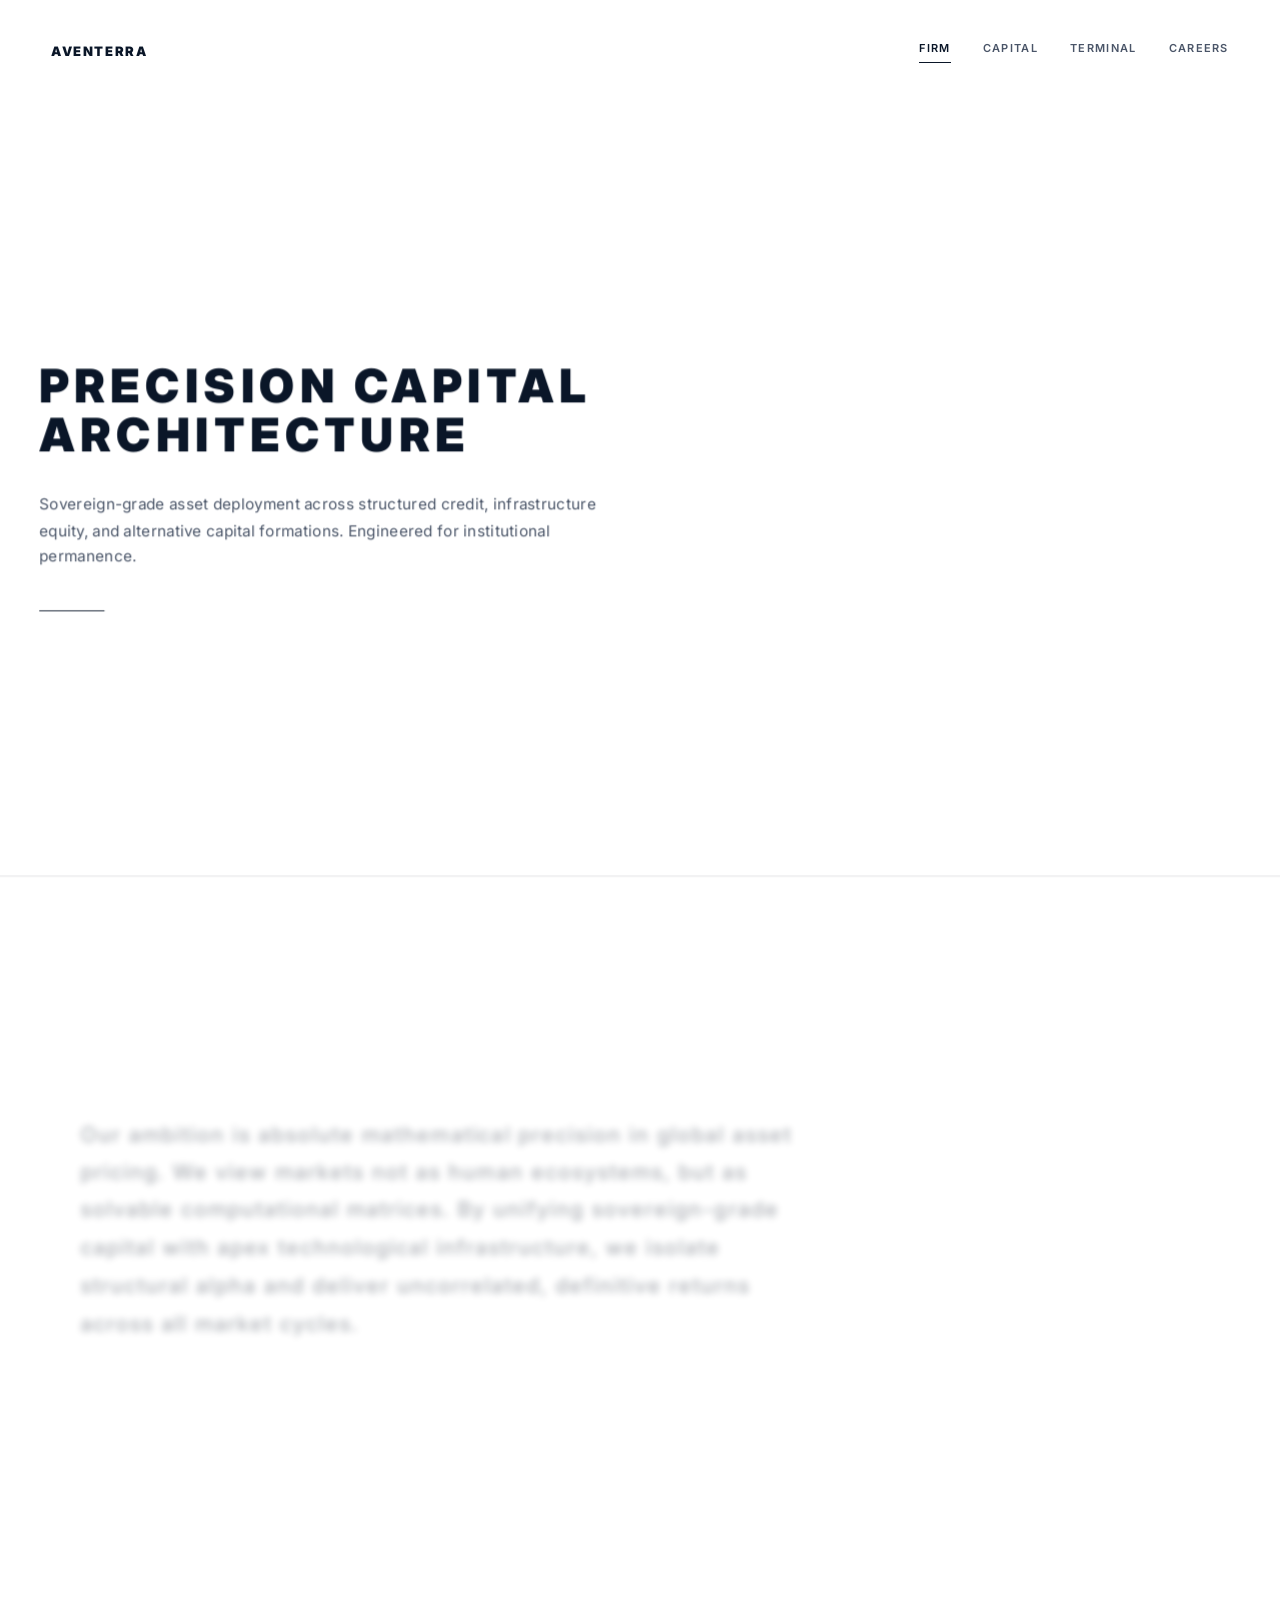
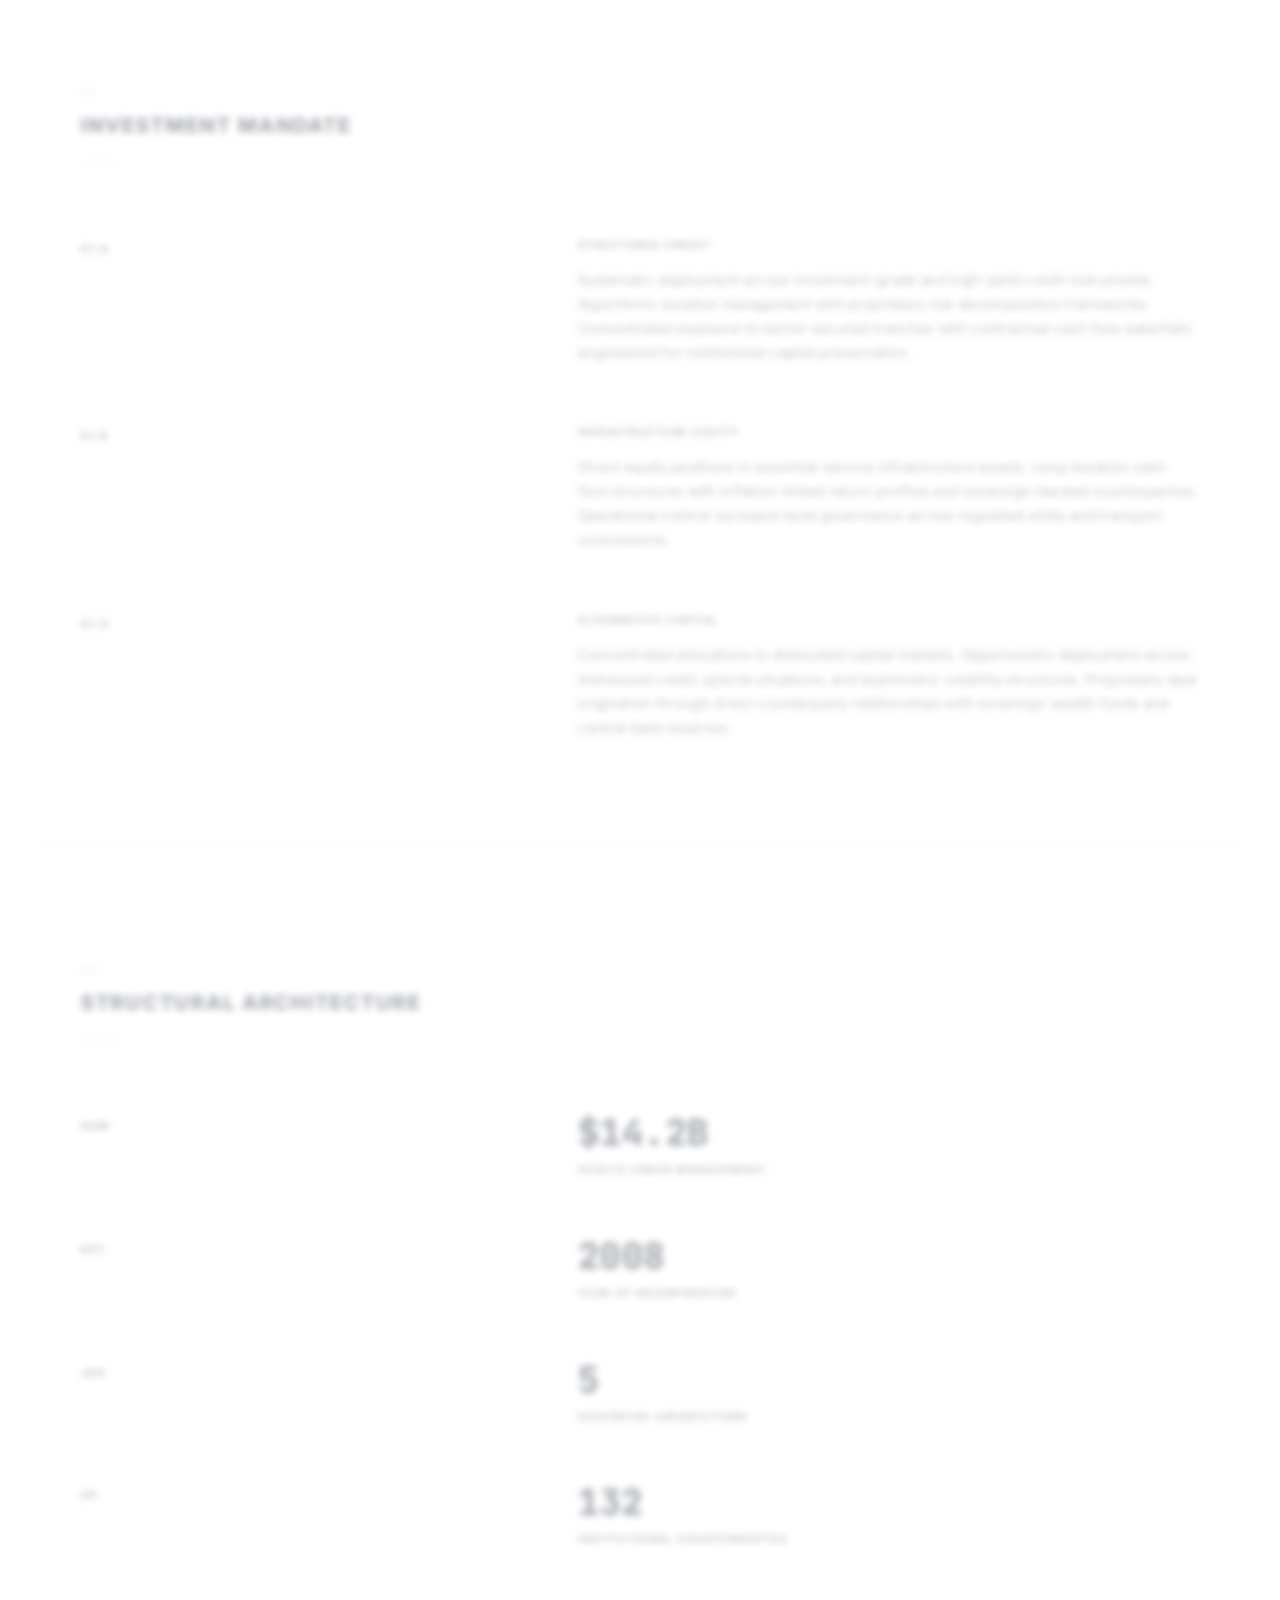
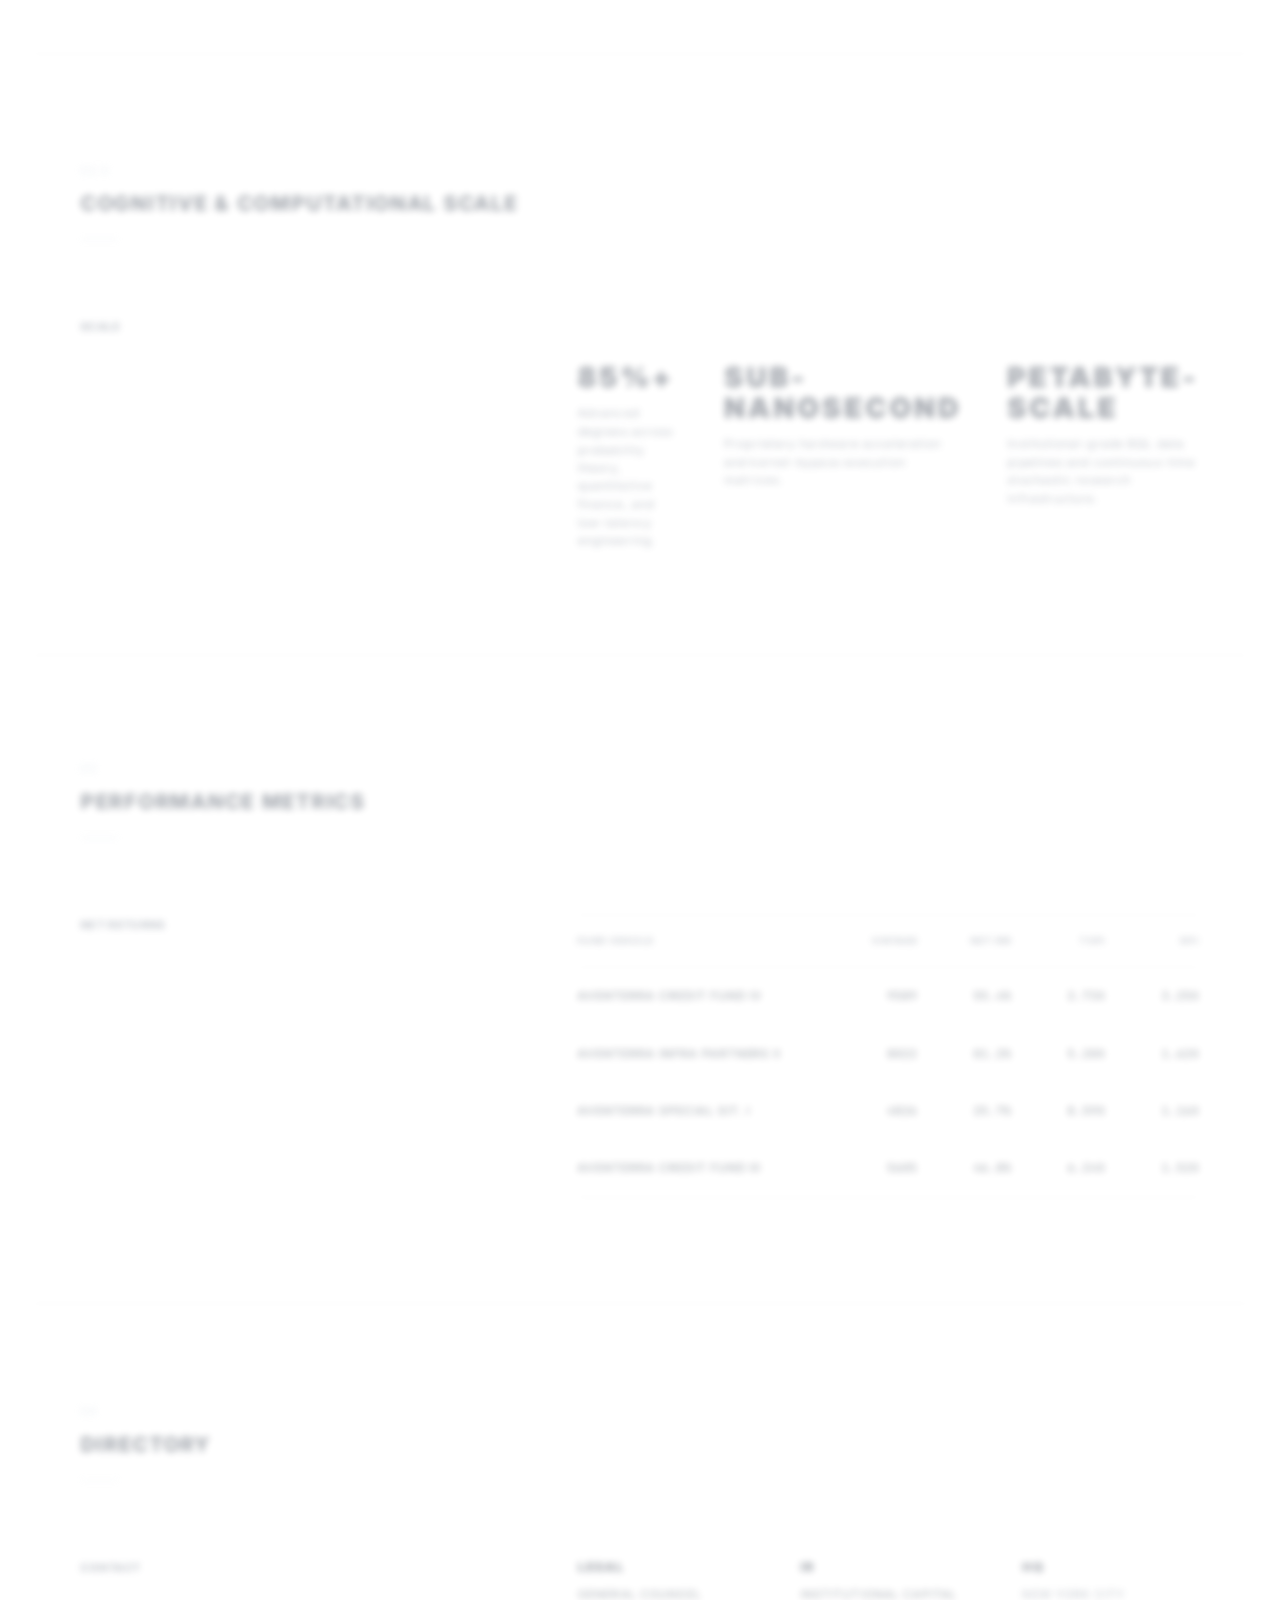
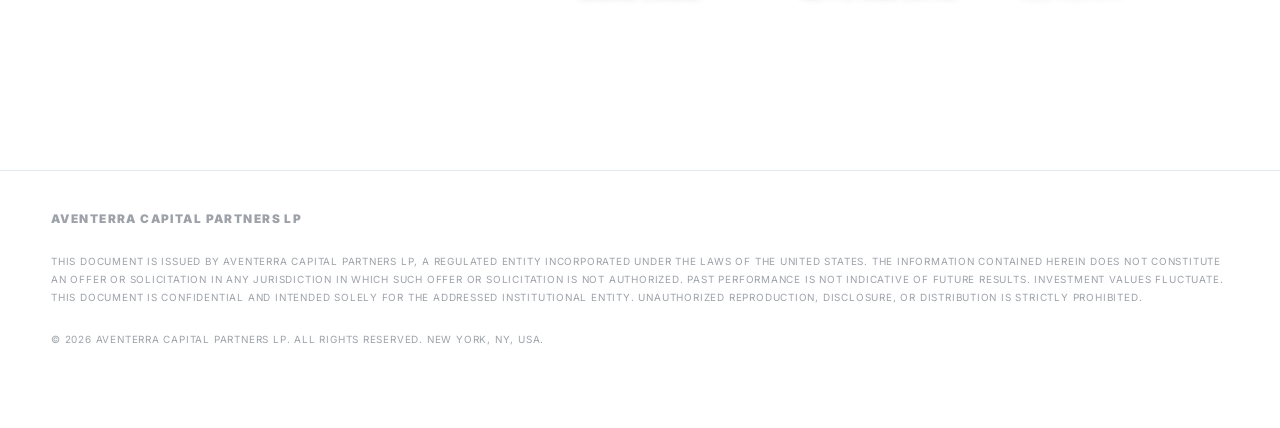
<file: index.html>
<!DOCTYPE html>
<html lang="en">
<head>
    <meta charset="UTF-8">
    <meta name="viewport" content="width=device-width, initial-scale=1.0">
    <meta name="description" content="Aventerra — Institutional-grade financial architecture. Precision capital deployment across sovereign and alternative asset classes.">
    <title>Aventerra | Institutional Capital Architecture</title>

    <!-- ═══════════════════════════════════════════════════════════════
         TAB SIGIL — Phase XXIII (Directive III)
         Shield mark only. Transparent geometry against browser chrome.
         Injected exclusively into <head>. No body rendering.
         ═══════════════════════════════════════════════════════════════ -->
    <link rel="icon" type="image/png" sizes="32x32" href="favicon-32x32.png">
    <link rel="icon" type="image/png" sizes="16x16" href="favicon-16x16.png">
    <link rel="apple-touch-icon" sizes="180x180" href="favicon-180x180.png">

    <!-- Typeface: Inter — Geometric, High-Density Sans-Serif -->
    <!-- Typeface: JetBrains Mono — Quantitative Monospace -->
    <link rel="preconnect" href="https://fonts.googleapis.com">
    <link rel="preconnect" href="https://fonts.gstatic.com" crossorigin>
    <link href="https://fonts.googleapis.com/css2?family=Inter:wght@300;400;500;600;700;800;900&family=JetBrains+Mono:wght@400;500;600;700;800&display=swap" rel="stylesheet">

    <!-- Style Matrix Orchestrator -->
    <link rel="stylesheet" href="css/main.css">

    <!-- Kinematic Node Transitioning (Directive XIX) -->
    <style>.kinematic-loading body { opacity: 0 !important; }</style>
    <script>document.documentElement.classList.add('kinematic-loading');</script>
</head>
<body>

    <!-- SENTINEL: 0px element at y=0 (Directive X) -->
    <div id="av-sentinel" aria-hidden="true" style="position:absolute;top:0;left:0;width:1px;height:0;pointer-events:none;"></div>

    <!-- RENDERING CONTAINER -->
    <div class="rendering-container">

        <!-- INSTITUTIONAL HEADER — Sticky at y=0 -->
        <header class="av-header" id="av-header">
            <a href="index.html" class="av-header__mark">AVENTERRA</a>
            <nav class="av-header__nav" id="av-nav" aria-label="Primary navigation">
                <a href="index.html" class="av-header__link av-nav-link active">FIRM</a>
                <a href="capital.html" class="av-header__link av-nav-link">CAPITAL</a>
                <a href="terminal.html" class="av-header__link av-nav-link">TERMINAL</a>
                <a href="careers.html" class="av-header__link av-nav-link">CAREERS</a>
            </nav>
        </header>

        <!-- HERO — PRIMARY HIERARCHICAL NODE -->
        <section class="av-hero" id="av-hero">
            <div class="av-hero__content av-reveal">
                <h1 class="av-hero__title">PRECISION CAPITAL<br>ARCHITECTURE</h1>
                <p class="av-hero__subtitle">Sovereign-grade asset deployment across structured credit, infrastructure equity, and alternative capital formations. Engineered for institutional permanence.</p>
                <div class="av-hero__rule"></div>
            </div>
            <canvas id="antigravity-well" class="av-antigravity-well"></canvas>
        </section>

        <!-- ═══════════════════════════════════════════════════════════ -->
        <!-- CORE THESIS — Mission Statement (Phase XIII, Directive I)  -->
        <!-- ═══════════════════════════════════════════════════════════ -->
        <section class="av-thesis" id="thesis">
            <p class="av-thesis__text av-reveal">Our ambition is absolute mathematical precision in global asset pricing. We view markets not as human ecosystems, but as solvable computational matrices. By unifying sovereign-grade capital with apex technological infrastructure, we isolate structural alpha and deliver uncorrelated, definitive returns across all market cycles.</p>
        </section>

        <!-- ═══════════════════════════════════════════════════════════ -->
        <!-- MANDATE SECTION                                            -->
        <!-- ═══════════════════════════════════════════════════════════ -->
        <section class="av-section" id="mandate">
            <div class="av-section__header av-reveal">
                <span class="av-section__index">01</span>
                <h2 class="av-section__title">INVESTMENT MANDATE</h2>
                <div class="av-section__rule"></div>
            </div>
            <div class="av-section__body">

                <article class="structural-grid av-reveal" id="mandate-credit">
                    <div class="structural-grid__index">
                        <span class="structural-grid__index-title">01.A</span>
                    </div>
                    <div class="structural-grid__void"></div>
                    <div class="structural-grid__primary">
                        <span class="av-card__label">STRUCTURED CREDIT</span>
                        <p class="av-card__text">Systematic deployment across investment-grade and high-yield credit instruments. Algorithmic duration management with proprietary risk decomposition frameworks. Concentrated exposure to senior-secured tranches with contractual cash flow waterfalls engineered for institutional capital preservation.</p>
                    </div>
                </article>

                <article class="structural-grid av-reveal" id="mandate-infra">
                    <div class="structural-grid__index">
                        <span class="structural-grid__index-title">01.B</span>
                    </div>
                    <div class="structural-grid__void"></div>
                    <div class="structural-grid__primary">
                        <span class="av-card__label">INFRASTRUCTURE EQUITY</span>
                        <p class="av-card__text">Direct equity positions in essential-service infrastructure assets. Long-duration cash flow structures with inflation-linked return profiles and sovereign-backed counterparties. Operational control via board-level governance across regulated utility and transport concessions.</p>
                    </div>
                </article>

                <article class="structural-grid av-reveal" id="mandate-alt">
                    <div class="structural-grid__index">
                        <span class="structural-grid__index-title">01.C</span>
                    </div>
                    <div class="structural-grid__void"></div>
                    <div class="structural-grid__primary">
                        <span class="av-card__label">ALTERNATIVE CAPITAL</span>
                        <p class="av-card__text">Concentrated allocations to dislocated capital markets. Opportunistic deployment across distressed credit, special situations, and asymmetric volatility structures. Proprietary deal origination through direct counterparty relationships with sovereign wealth funds and central bank reserves.</p>
                    </div>
                </article>

            </div>
        </section>

        <!-- ═══════════════════════════════════════════════════════════ -->
        <!-- ARCHITECTURE — Kinematic flux on metric values             -->
        <!-- data-flux-target drives Directive XII locked kinematics    -->
        <!-- ═══════════════════════════════════════════════════════════ -->
        <section class="av-section" id="architecture">
            <div class="av-section__header av-reveal">
                <span class="av-section__index">02</span>
                <h2 class="av-section__title">STRUCTURAL ARCHITECTURE</h2>
                <div class="av-section__rule"></div>
            </div>
            <div class="av-section__body">

                <article class="structural-grid av-reveal" id="arch-aum">
                    <div class="structural-grid__index">
                        <span class="structural-grid__index-title">AUM</span>
                    </div>
                    <div class="structural-grid__void"></div>
                    <div class="structural-grid__primary">
                        <span class="av-metric-block__value av-numeric av-flux" data-flux-target="$14.2B">$00.0B</span>
                        <span class="av-metric-block__label">ASSETS UNDER MANAGEMENT</span>
                    </div>
                </article>

                <article class="structural-grid av-reveal" id="arch-vintage">
                    <div class="structural-grid__index">
                        <span class="structural-grid__index-title">EST.</span>
                    </div>
                    <div class="structural-grid__void"></div>
                    <div class="structural-grid__primary">
                        <span class="av-metric-block__value av-numeric av-flux" data-flux-target="2008">0000</span>
                        <span class="av-metric-block__label">YEAR OF INCORPORATION</span>
                    </div>
                </article>

                <article class="structural-grid av-reveal" id="arch-jurisdictions">
                    <div class="structural-grid__index">
                        <span class="structural-grid__index-title">JUR.</span>
                    </div>
                    <div class="structural-grid__void"></div>
                    <div class="structural-grid__primary">
                        <span class="av-metric-block__value av-numeric av-flux" data-flux-target="7">0</span>
                        <span class="av-metric-block__label">SOVEREIGN JURISDICTIONS</span>
                    </div>
                </article>

                <article class="structural-grid av-reveal" id="arch-counterparties">
                    <div class="structural-grid__index">
                        <span class="structural-grid__index-title">CP.</span>
                    </div>
                    <div class="structural-grid__void"></div>
                    <div class="structural-grid__primary">
                        <span class="av-metric-block__value av-numeric av-flux" data-flux-target="142">000</span>
                        <span class="av-metric-block__label">INSTITUTIONAL COUNTERPARTIES</span>
                    </div>
                </article>

            </div>
        </section>

        <!-- ═══════════════════════════════════════════════════════════ -->
        <!-- COGNITIVE SCALE (Phase XIV, Directive II)                   -->
        <!-- Structural-grid housing the 3-vector intellectual grid     -->
        <!-- ═══════════════════════════════════════════════════════════ -->
        <section class="av-section" id="cognitive">
            <div class="av-section__header av-reveal">
                <span class="av-section__index">02.5</span>
                <h2 class="av-section__title">COGNITIVE &amp; COMPUTATIONAL SCALE</h2>
                <div class="av-section__rule"></div>
            </div>
            <div class="av-section__body">
                <article class="structural-grid av-reveal" id="cognitive-grid">
                    <div class="structural-grid__index">
                        <span class="structural-grid__index-title">SCALE</span>
                    </div>
                    <div class="structural-grid__void"></div>
                    <div class="structural-grid__primary">
                        <div class="av-cognitive-grid">

                            <div class="av-cognitive-block av-sweep-reveal" style="--cascade-idx: 0;">
                                <span class="av-cognitive-block__value av-numeric" data-flux-target="85%+">00%+</span>
                                <span class="av-cognitive-block__label">Advanced degrees across probability theory, quantitative finance, and low-latency engineering.</span>
                            </div>

                            <div class="av-cognitive-block av-sweep-reveal" style="--cascade-idx: 1;">
                                <span class="av-cognitive-block__value">SUB-NANOSECOND</span>
                                <span class="av-cognitive-block__label">Proprietary hardware acceleration and kernel-bypass execution matrices.</span>
                            </div>

                            <div class="av-cognitive-block av-sweep-reveal" style="--cascade-idx: 2;">
                                <span class="av-cognitive-block__value">PETABYTE-SCALE</span>
                                <span class="av-cognitive-block__label">Institutional-grade BQL data pipelines and continuous-time stochastic research infrastructure.</span>
                            </div>

                        </div>
                    </div>
                </article>
            </div>
        </section>

        <!-- ═══════════════════════════════════════════════════════════ -->
        <!-- METRICS — CSS Grid Table with Integer Flux (Phase XIV)     -->
        <!-- Div-based rows for av-sweep-reveal cascade                 -->
        <!-- ═══════════════════════════════════════════════════════════ -->
        <section class="av-section" id="metrics">
            <div class="av-section__header av-reveal">
                <span class="av-section__index">03</span>
                <h2 class="av-section__title">PERFORMANCE METRICS</h2>
                <div class="av-section__rule"></div>
            </div>
            <div class="av-section__body">

                <article class="structural-grid av-reveal" id="metrics-table-block">
                    <div class="structural-grid__index">
                        <span class="structural-grid__index-title">NET RETURNS</span>
                    </div>
                    <div class="structural-grid__void"></div>
                    <div class="structural-grid__primary">

                        <div class="av-grid-table">
                            <!-- Header Row -->
                            <div class="av-grid-table__header">
                                <span class="av-grid-table__th">FUND VEHICLE</span>
                                <span class="av-grid-table__th av-grid-table__th--numeric">VINTAGE</span>
                                <span class="av-grid-table__th av-grid-table__th--numeric">NET IRR</span>
                                <span class="av-grid-table__th av-grid-table__th--numeric">TVPI</span>
                                <span class="av-grid-table__th av-grid-table__th--numeric">DPI</span>
                            </div>

                            <!-- Row 1 -->
                            <div class="av-grid-table__row av-sweep-reveal" style="--cascade-idx: 0;">
                                <span class="av-grid-table__td">AVENTERRA CREDIT FUND IV</span>
                                <span class="av-grid-table__td av-grid-table__td--numeric av-numeric" data-flux-target="2021">0000</span>
                                <span class="av-grid-table__td av-grid-table__td--numeric av-numeric" data-flux-target="18.4%">00.0%</span>
                                <span class="av-grid-table__td av-grid-table__td--numeric av-numeric" data-flux-target="1.72x">0.00x</span>
                                <span class="av-grid-table__td av-grid-table__td--numeric av-numeric" data-flux-target="0.91x">0.00x</span>
                            </div>

                            <!-- Row 2 -->
                            <div class="av-grid-table__row av-sweep-reveal" style="--cascade-idx: 1;">
                                <span class="av-grid-table__td">AVENTERRA INFRA PARTNERS II</span>
                                <span class="av-grid-table__td av-grid-table__td--numeric av-numeric" data-flux-target="2019">0000</span>
                                <span class="av-grid-table__td av-grid-table__td--numeric av-numeric" data-flux-target="14.1%">00.0%</span>
                                <span class="av-grid-table__td av-grid-table__td--numeric av-numeric" data-flux-target="1.58x">0.00x</span>
                                <span class="av-grid-table__td av-grid-table__td--numeric av-numeric" data-flux-target="1.23x">0.00x</span>
                            </div>

                            <!-- Row 3 -->
                            <div class="av-grid-table__row av-sweep-reveal" style="--cascade-idx: 2;">
                                <span class="av-grid-table__td">AVENTERRA SPECIAL SIT. I</span>
                                <span class="av-grid-table__td av-grid-table__td--numeric av-numeric" data-flux-target="2020">0000</span>
                                <span class="av-grid-table__td av-grid-table__td--numeric av-numeric" data-flux-target="22.7%">00.0%</span>
                                <span class="av-grid-table__td av-grid-table__td--numeric av-numeric" data-flux-target="2.04x">0.00x</span>
                                <span class="av-grid-table__td av-grid-table__td--numeric av-numeric" data-flux-target="1.67x">0.00x</span>
                            </div>

                            <!-- Row 4 -->
                            <div class="av-grid-table__row av-sweep-reveal" style="--cascade-idx: 3;">
                                <span class="av-grid-table__td">AVENTERRA CREDIT FUND III</span>
                                <span class="av-grid-table__td av-grid-table__td--numeric av-numeric" data-flux-target="2018">0000</span>
                                <span class="av-grid-table__td av-grid-table__td--numeric av-numeric" data-flux-target="16.8%">00.0%</span>
                                <span class="av-grid-table__td av-grid-table__td--numeric av-numeric" data-flux-target="1.89x">0.00x</span>
                                <span class="av-grid-table__td av-grid-table__td--numeric av-numeric" data-flux-target="1.89x">0.00x</span>
                            </div>

                        </div>

                    </div>
                </article>

            </div>
        </section>

        <!-- ═══════════════════════════════════════════════════════════ -->
        <!-- DIRECTORY (Phase XIV, Directive IV)                         -->
        <!-- ═══════════════════════════════════════════════════════════ -->
        <section class="av-section av-section--terminal" id="directory">
            <div class="av-section__header av-reveal">
                <span class="av-section__index">04</span>
                <h2 class="av-section__title">DIRECTORY</h2>
                <div class="av-section__rule"></div>
            </div>
            <div class="av-section__body">
                <article class="structural-grid av-reveal" id="directory-grid">
                    <div class="structural-grid__index">
                        <span class="structural-grid__index-title">CONTACT</span>
                    </div>
                    <div class="structural-grid__void"></div>
                    <div class="structural-grid__primary">
                        <div class="av-directory-grid">

                            <div class="av-directory-block av-sweep-reveal" style="--cascade-idx: 0;">
                                <span class="av-directory-block__header">LEGAL</span>
                                <a href="mailto:inquiries@aventerra.tech" class="av-directory-block__subtext av-contact-link">GENERAL COUNSEL</a>
                            </div>

                            <div class="av-directory-block av-sweep-reveal" style="--cascade-idx: 1;">
                                <span class="av-directory-block__header">IR</span>
                                <a href="mailto:systems@aventerra.tech" class="av-directory-block__subtext av-contact-link">INSTITUTIONAL CAPITAL</a>
                            </div>

                            <div class="av-directory-block av-sweep-reveal" style="--cascade-idx: 2;">
                                <span class="av-directory-block__header">HQ</span>
                                <span class="av-directory-block__subtext">NEW YORK CITY</span>
                            </div>

                        </div>
                    </div>
                </article>
            </div>
        </section>

        <!-- ═══════════════════════════════════════════════════════════ -->
        <!-- THE BENTHIC ZONE — Legal Fortress (Directive XIV)          -->
        <!-- 12vw vertical trench. C_anchor at α = 0.4.                -->
        <!-- ═══════════════════════════════════════════════════════════ -->
        <footer class="av-footer" id="av-footer">
            <div class="av-footer__content av-reveal">
                <span class="av-footer__mark">AVENTERRA CAPITAL PARTNERS LP</span>
                <span class="av-footer__legal">This document is issued by Aventerra Capital Partners LP, a regulated entity incorporated under the laws of the United States. The information contained herein does not constitute an offer or solicitation in any jurisdiction in which such offer or solicitation is not authorized. Past performance is not indicative of future results. Investment values fluctuate. This document is confidential and intended solely for the addressed institutional entity. Unauthorized reproduction, disclosure, or distribution is strictly prohibited.</span>
                <span class="av-footer__legal">© 2026 Aventerra Capital Partners LP. All rights reserved. New York, NY, USA.</span>
            </div>
        </footer>

    </div>

    <!-- Logic Sub-Directory: State & Kinematic Functions -->
    <script src="js/observer.js"></script>
    <script src="js/kinematics.js"></script>
    <script src="js/transitions.js"></script>
    <script src="js/focal.js"></script>
    <script src="js/antigravity.js"></script>

</body>
</html>
</file>
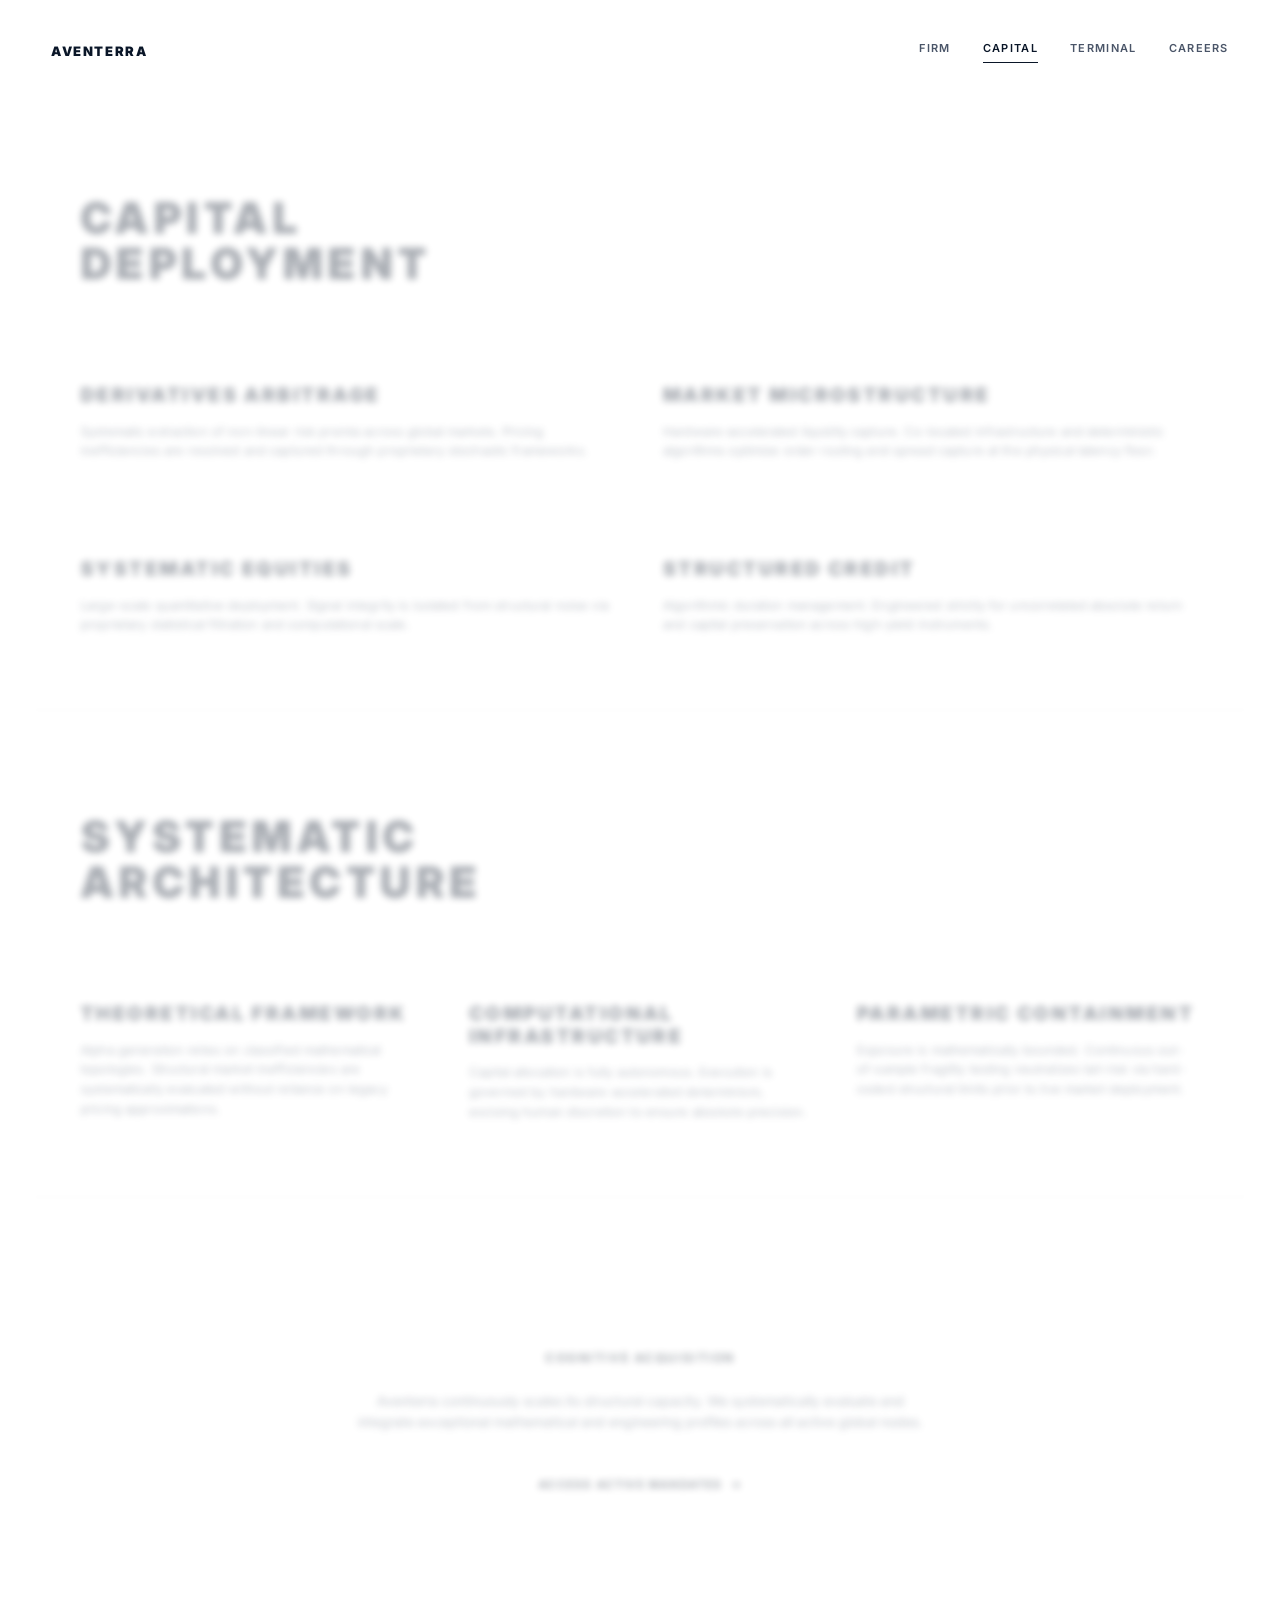
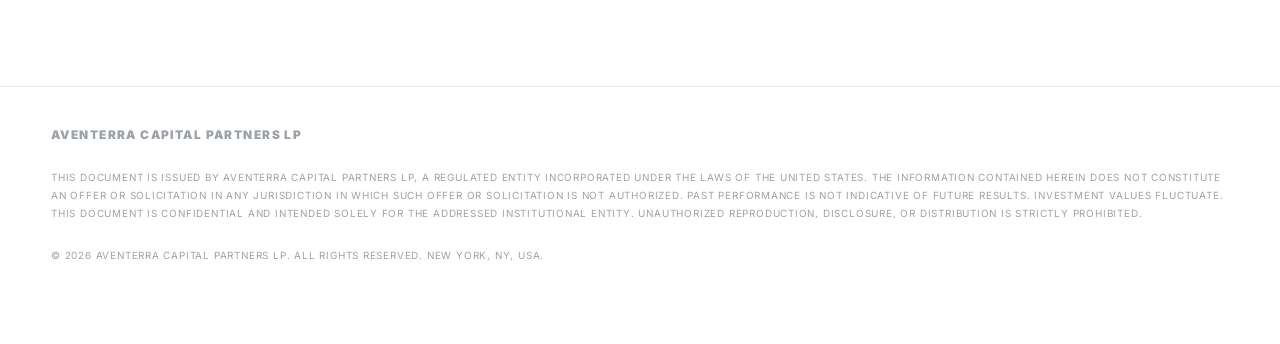
<file: capital.html>
<!DOCTYPE html>
<html lang="en">
<head>
    <meta charset="UTF-8">
    <meta name="viewport" content="width=device-width, initial-scale=1.0">
    <meta name="description" content="Aventerra — Capital Deployment Vectors and Asymmetric Edge. Sovereign quantitative frameworks.">
    <title>Aventerra | Capital</title>

    <!-- TAB SIGIL — Phase XXIII (Directive III) -->
    <link rel="icon" type="image/png" sizes="32x32" href="favicon-32x32.png">
    <link rel="icon" type="image/png" sizes="16x16" href="favicon-16x16.png">
    <link rel="apple-touch-icon" sizes="180x180" href="favicon-180x180.png">

    <link rel="preconnect" href="https://fonts.googleapis.com">
    <link rel="preconnect" href="https://fonts.gstatic.com" crossorigin>
    <link href="https://fonts.googleapis.com/css2?family=Inter:wght@300;400;500;600;700;800;900&family=JetBrains+Mono:wght@400;500;600;700;800&display=swap" rel="stylesheet">

    <!-- Style Matrix Orchestrator -->
    <link rel="stylesheet" href="css/main.css">

    <!-- Kinematic Node Transitioning (Directive XIX) -->
    <style>.kinematic-loading body { opacity: 0 !important; }</style>
    <script>document.documentElement.classList.add('kinematic-loading');</script>
</head>
<body>

    <!-- SENTINEL -->
    <div id="av-sentinel" aria-hidden="true" style="position:absolute;top:0;left:0;width:1px;height:0;pointer-events:none;"></div>

    <div class="rendering-container">

        <header class="av-header" id="av-header">
            <a href="index.html" class="av-header__mark">AVENTERRA</a>
            <nav class="av-header__nav" id="av-nav" aria-label="Primary navigation">
                <a href="index.html" class="av-header__link av-nav-link">FIRM</a>
                <a href="capital.html" class="av-header__link av-nav-link active">CAPITAL</a>
                <a href="terminal.html" class="av-header__link av-nav-link">TERMINAL</a>
                <a href="careers.html" class="av-header__link av-nav-link">CAREERS</a>
            </nav>
        </header>

        <!-- ═══════════════════════════════════════════════════════════ -->
        <!-- CAPITAL DEPLOYMENT VECTORS (Phase IX)                      -->
        <!-- Full-viewport white manifold. Zero imagery. Zero boxes.    -->
        <!-- ═══════════════════════════════════════════════════════════ -->
        <section class="av-section" id="capital-deployment">

            <!-- Directive I: Hero-Scale Macro Header -->
            <div class="av-reveal" style="margin-bottom: 8vw;">
                <h2 class="av-hero__title">CAPITAL<br>DEPLOYMENT</h2>
            </div>

            <!-- Directive II: Deployment Vectors — Borderless 2-Column Grid -->
            <div class="av-filtration-grid av-reveal" style="grid-template-columns: repeat(2, 1fr); margin-bottom: 8vw;">

                <!-- Vector 01 -->
                <div class="av-node-cluster">
                    <span class="av-node__classification">DERIVATIVES ARBITRAGE</span>
                    <span class="av-node__detail">Systematic extraction of non-linear risk premia across global markets. Pricing inefficiencies are resolved and captured through proprietary stochastic frameworks.</span>
                </div>

                <!-- Vector 02 -->
                <div class="av-node-cluster">
                    <span class="av-node__classification">MARKET MICROSTRUCTURE</span>
                    <span class="av-node__detail">Hardware-accelerated liquidity capture. Co-located infrastructure and deterministic algorithms optimize order routing and spread capture at the physical latency floor.</span>
                </div>

            </div>

            <div class="av-filtration-grid av-reveal" style="grid-template-columns: repeat(2, 1fr);">

                <!-- Vector 03 -->
                <div class="av-node-cluster">
                    <span class="av-node__classification">SYSTEMATIC EQUITIES</span>
                    <span class="av-node__detail">Large-scale quantitative deployment. Signal integrity is isolated from structural noise via proprietary statistical filtration and computational scale.</span>
                </div>

                <!-- Vector 04 -->
                <div class="av-node-cluster">
                    <span class="av-node__classification">STRUCTURED CREDIT</span>
                    <span class="av-node__detail">Algorithmic duration management. Engineered strictly for uncorrelated absolute return and capital preservation across high-yield instruments.</span>
                </div>

            </div>

        </section>

        <!-- ═══════════════════════════════════════════════════════════ -->
        <!-- SYSTEMATIC ARCHITECTURE (Phase LIV)                          -->
        <!-- ═══════════════════════════════════════════════════════════ -->
        <section class="av-section" id="systematic-architecture">

            <!-- Directive III: Secondary Hero Header -->
            <div class="av-reveal" style="margin-bottom: 8vw;">
                <h2 class="av-hero__title">SYSTEMATIC<br>ARCHITECTURE</h2>
            </div>

            <!-- Directive III: 3-Column Edge Grid — Borderless -->
            <div class="av-filtration-grid av-reveal">

                <!-- Pillar Alpha -->
                <div class="av-node-cluster">
                    <span class="av-node__classification">THEORETICAL FRAMEWORK</span>
                    <span class="av-node__detail">Alpha generation relies on classified mathematical topologies. Structural market inefficiencies are systematically evaluated without reliance on legacy pricing approximations.</span>
                </div>

                <!-- Pillar Beta -->
                <div class="av-node-cluster">
                    <span class="av-node__classification">COMPUTATIONAL INFRASTRUCTURE</span>
                    <span class="av-node__detail">Capital allocation is fully autonomous. Execution is governed by hardware-accelerated determinism, excising human discretion to ensure absolute precision.</span>
                </div>

                <!-- Pillar Gamma -->
                <div class="av-node-cluster">
                    <span class="av-node__classification">PARAMETRIC CONTAINMENT</span>
                    <span class="av-node__detail">Exposure is mathematically bounded. Continuous out-of-sample fragility testing neutralizes tail-risk via hard-coded structural limits prior to live market deployment.</span>
                </div>

            </div>

        </section>

        <!-- ═══════════════════════════════════════════════════════════ -->
        <!-- THE COGNITIVE BRIDGE (Phase LV)                            -->
        <!-- ═══════════════════════════════════════════════════════════ -->
        <section class="av-section av-section--terminal" id="cognitive-bridge" style="padding: 15vh 0; text-align: center; display: flex; flex-direction: column; align-items: center;">
            <div class="av-reveal">
                <h3 style="color: var(--c-anchor); letter-spacing: var(--tracking-wide); font-size: 0.8125rem; text-transform: uppercase; font-weight: 700; margin-bottom: 24px;">COGNITIVE ACQUISITION</h3>
                <p style="color: var(--c-grid-slate); max-width: 600px; margin: 0 auto 40px auto; font-size: 0.875rem; line-height: 1.6;">Aventerra continuously scales its structural capacity. We systematically evaluate and integrate exceptional mathematical and engineering profiles across all active global nodes.</p>
                <a href="careers.html" class="av-routing-link">ACCESS ACTIVE MANDATES <span class="av-routing-arrow">→</span></a>
            </div>
        </section>

        <!-- THE BENTHIC ZONE — Legal Fortress (Directive XIV) -->
        <footer class="av-footer" id="av-footer">
            <div class="av-footer__content av-reveal">
                <span class="av-footer__mark">AVENTERRA CAPITAL PARTNERS LP</span>
                <span class="av-footer__legal">This document is issued by Aventerra Capital Partners LP, a regulated entity incorporated under the laws of the United States. The information contained herein does not constitute an offer or solicitation in any jurisdiction in which such offer or solicitation is not authorized. Past performance is not indicative of future results. Investment values fluctuate. This document is confidential and intended solely for the addressed institutional entity. Unauthorized reproduction, disclosure, or distribution is strictly prohibited.</span>
                <span class="av-footer__legal">© 2026 Aventerra Capital Partners LP. All rights reserved. New York, NY, USA.</span>
            </div>
        </footer>

    </div>

    <!-- Logic Sub-Directory: State & Kinematic Functions -->
    <script src="js/observer.js"></script>
    <script src="js/kinematics.js"></script>
    <script src="js/transitions.js"></script>
    <script src="js/focal.js"></script>

</body>
</html>
</file>
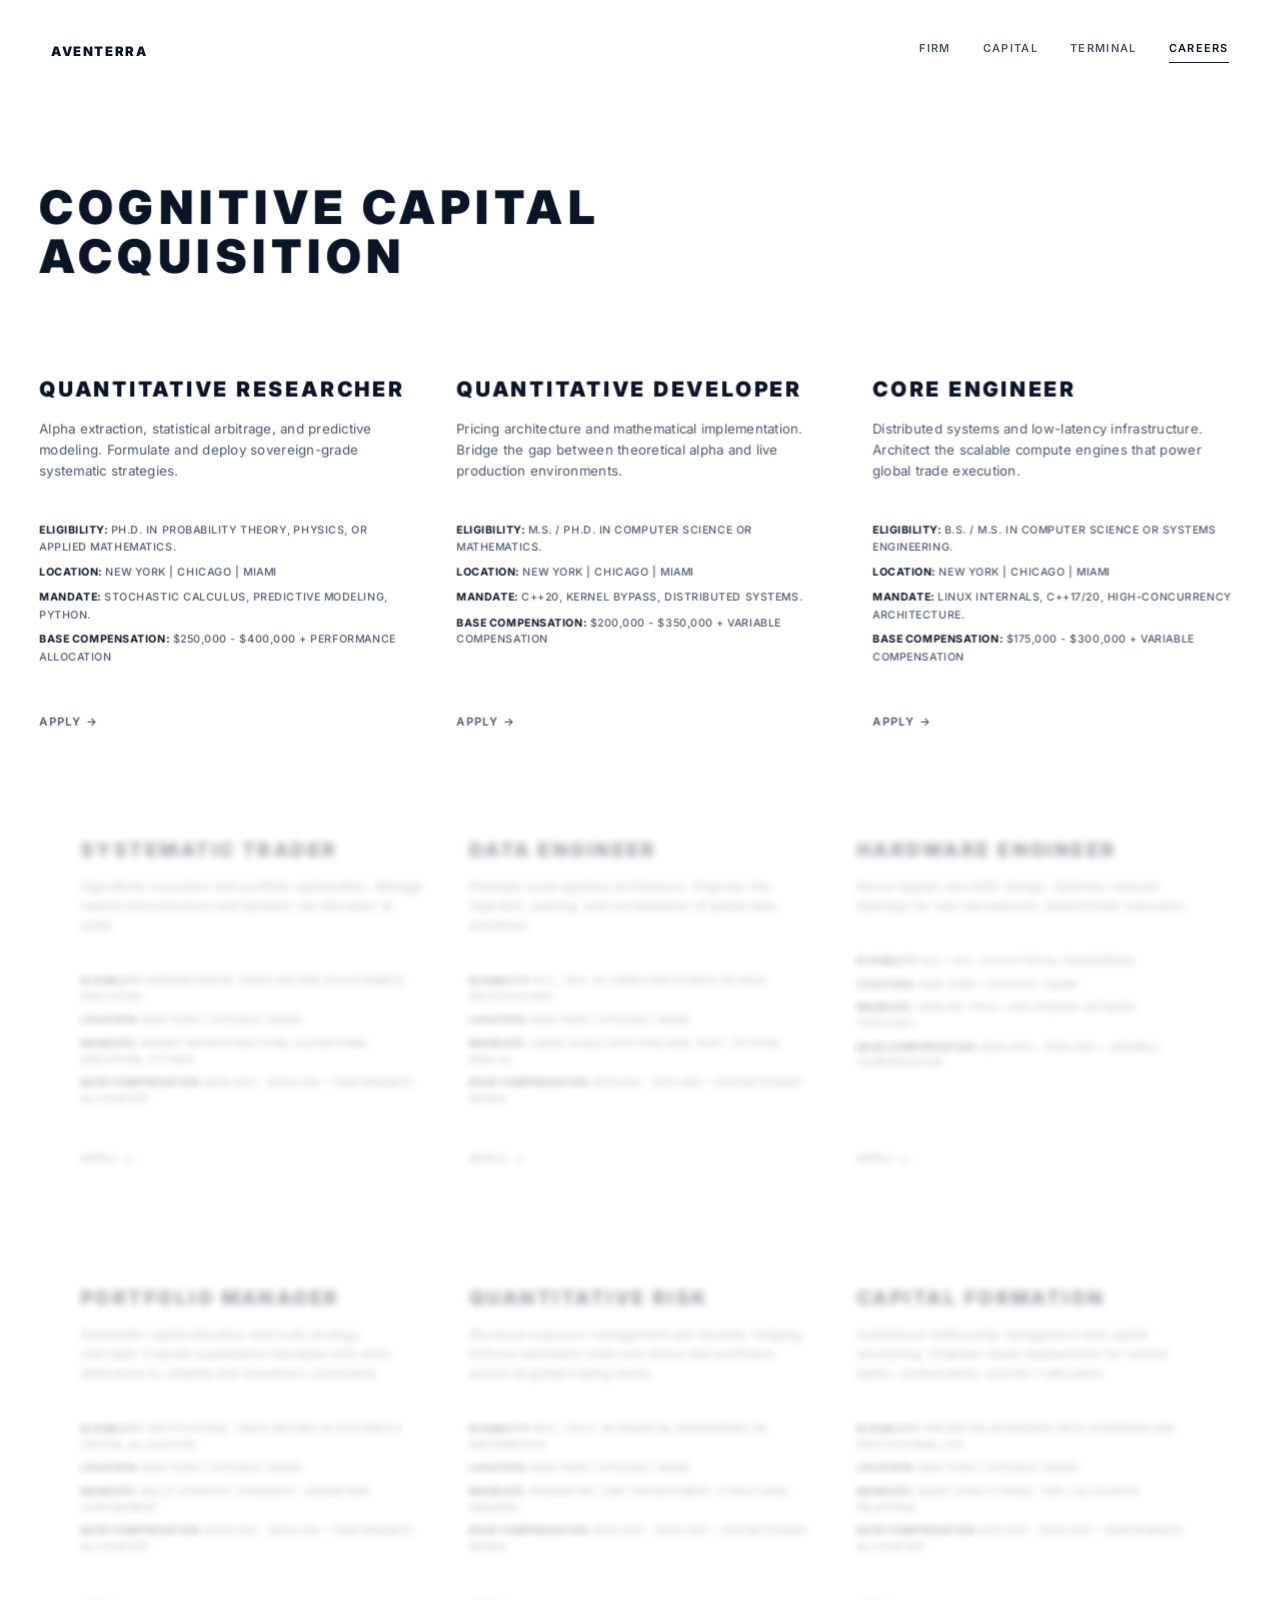
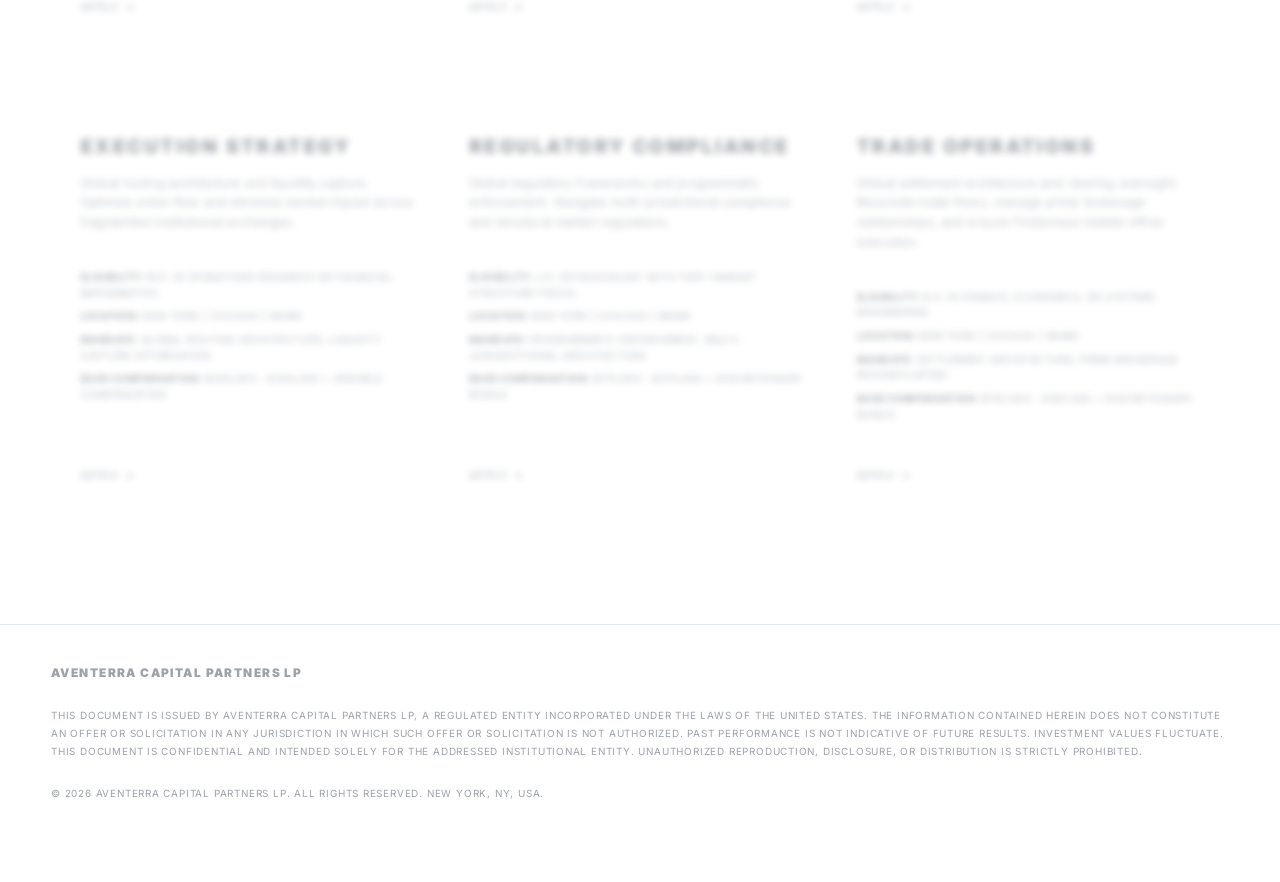
<file: careers.html>
<!DOCTYPE html>
<html lang="en">
<head>
    <meta charset="UTF-8">
    <meta name="viewport" content="width=device-width, initial-scale=1.0">
    <meta name="description" content="Aventerra — Careers. Human capital filtration and institutional recruitment.">
    <title>Aventerra | Careers</title>

    <!-- TAB SIGIL — Phase XXIII (Directive III) -->
    <link rel="icon" type="image/png" sizes="32x32" href="favicon-32x32.png">
    <link rel="icon" type="image/png" sizes="16x16" href="favicon-16x16.png">
    <link rel="apple-touch-icon" sizes="180x180" href="favicon-180x180.png">

    <link rel="preconnect" href="https://fonts.googleapis.com">
    <link rel="preconnect" href="https://fonts.gstatic.com" crossorigin>
    <link href="https://fonts.googleapis.com/css2?family=Inter:wght@300;400;500;600;700;800;900&family=JetBrains+Mono:wght@400;500;600;700;800&display=swap" rel="stylesheet">

    <!-- Style Matrix Orchestrator -->
    <link rel="stylesheet" href="css/main.css">

    <!-- Kinematic Node Transitioning (Directive XIX) -->
    <style>.kinematic-loading body { opacity: 0 !important; }</style>
    <script>document.documentElement.classList.add('kinematic-loading');</script>
</head>
<body>

    <!-- SENTINEL -->
    <div id="av-sentinel" aria-hidden="true" style="position:absolute;top:0;left:0;width:1px;height:0;pointer-events:none;"></div>

    <div class="rendering-container">

        <header class="av-header" id="av-header">
            <a href="index.html" class="av-header__mark">AVENTERRA</a>
            <nav class="av-header__nav" id="av-nav" aria-label="Primary navigation">
                <a href="index.html" class="av-header__link av-nav-link">FIRM</a>
                <a href="capital.html" class="av-header__link av-nav-link">CAPITAL</a>
                <a href="terminal.html" class="av-header__link av-nav-link">TERMINAL</a>
                <a href="careers.html" class="av-header__link av-nav-link active">CAREERS</a>
            </nav>
        </header>

        <!-- ═══════════════════════════════════════════════════════════ -->
        <!-- HUMAN CAPITAL ACQUISITION — Symmetrical Homepage Isomorphism -->
        <!-- Left-axis index annihilated. Full-width hero-scale dominance. -->
        <!-- ═══════════════════════════════════════════════════════════ -->
        <main class="av-section av-section--terminal" id="careers-filtration" style="min-height: 100vh;">

            <!-- Directive I: Hero-Scale Title — no nested columns -->
            <section class="av-reveal" style="margin-bottom: 8vw;">
                <h2 class="av-hero__title">COGNITIVE CAPITAL<br>ACQUISITION</h2>
            </section>

            <!-- ═══ GRID ALPHA (01.A – 01.C) ═══ -->
            <section class="av-filtration-grid av-reveal" style="margin-bottom: 8vw;">

                <div class="av-node-cluster">
                    <span class="av-node__classification">QUANTITATIVE RESEARCHER</span>
                    <span class="av-node__detail">Alpha extraction, statistical arbitrage, and predictive modeling. Formulate and deploy sovereign-grade systematic strategies.</span>
                    <div class="av-node__metadata">
                        <span><strong>ELIGIBILITY:</strong> PH.D. IN PROBABILITY THEORY, PHYSICS, OR APPLIED MATHEMATICS.</span>
                        <span><strong>LOCATION:</strong> NEW YORK | CHICAGO | MIAMI</span>
                        <span><strong>MANDATE:</strong> STOCHASTIC CALCULUS, PREDICTIVE MODELING, PYTHON.</span>
                        <span><strong>BASE COMPENSATION:</strong> $250,000 - $400,000 + PERFORMANCE ALLOCATION</span>
                    </div>
                    <span class="av-node__vector">APPLY →</span>
                </div>

                <div class="av-node-cluster">
                    <span class="av-node__classification">QUANTITATIVE DEVELOPER</span>
                    <span class="av-node__detail">Pricing architecture and mathematical implementation. Bridge the gap between theoretical alpha and live production environments.</span>
                    <div class="av-node__metadata">
                        <span><strong>ELIGIBILITY:</strong> M.S. / PH.D. IN COMPUTER SCIENCE OR MATHEMATICS.</span>
                        <span><strong>LOCATION:</strong> NEW YORK | CHICAGO | MIAMI</span>
                        <span><strong>MANDATE:</strong> C++20, KERNEL BYPASS, DISTRIBUTED SYSTEMS.</span>
                        <span><strong>BASE COMPENSATION:</strong> $200,000 - $350,000 + VARIABLE COMPENSATION</span>
                    </div>
                    <span class="av-node__vector">APPLY →</span>
                </div>

                <div class="av-node-cluster">
                    <span class="av-node__classification">CORE ENGINEER</span>
                    <span class="av-node__detail">Distributed systems and low-latency infrastructure. Architect the scalable compute engines that power global trade execution.</span>
                    <div class="av-node__metadata">
                        <span><strong>ELIGIBILITY:</strong> B.S. / M.S. IN COMPUTER SCIENCE OR SYSTEMS ENGINEERING.</span>
                        <span><strong>LOCATION:</strong> NEW YORK | CHICAGO | MIAMI</span>
                        <span><strong>MANDATE:</strong> LINUX INTERNALS, C++17/20, HIGH-CONCURRENCY ARCHITECTURE.</span>
                        <span><strong>BASE COMPENSATION:</strong> $175,000 - $300,000 + VARIABLE COMPENSATION</span>
                    </div>
                    <span class="av-node__vector">APPLY →</span>
                </div>

            </section>

            <!-- ═══ GRID BETA (02.A – 02.C) ═══ -->
            <section class="av-filtration-grid av-reveal" style="margin-bottom: 8vw;">

                <div class="av-node-cluster">
                    <span class="av-node__classification">SYSTEMATIC TRADER</span>
                    <span class="av-node__detail">Algorithmic execution and portfolio optimization. Manage market microstructure and dynamic risk allocation at scale.</span>
                    <div class="av-node__metadata">
                        <span><strong>ELIGIBILITY:</strong> DEMONSTRATED TRACK RECORD IN SYSTEMATIC EXECUTION.</span>
                        <span><strong>LOCATION:</strong> NEW YORK | CHICAGO | MIAMI</span>
                        <span><strong>MANDATE:</strong> MARKET MICROSTRUCTURE, ALGORITHMIC EXECUTION, PYTHON.</span>
                        <span><strong>BASE COMPENSATION:</strong> $200,000 - $300,000 + PERFORMANCE ALLOCATION</span>
                    </div>
                    <span class="av-node__vector">APPLY →</span>
                </div>

                <div class="av-node-cluster">
                    <span class="av-node__classification">DATA ENGINEER</span>
                    <span class="av-node__detail">Petabyte-scale pipeline architecture. Engineer the ingestion, parsing, and normalization of global data primitives.</span>
                    <div class="av-node__metadata">
                        <span><strong>ELIGIBILITY:</strong> B.S. / M.S. IN COMPUTER SCIENCE OR DATA ARCHITECTURE.</span>
                        <span><strong>LOCATION:</strong> NEW YORK | CHICAGO | MIAMI</span>
                        <span><strong>MANDATE:</strong> LARGE-SCALE DATA PIPELINES, RUST, PYTHON, KDB+/Q.</span>
                        <span><strong>BASE COMPENSATION:</strong> $175,000 - $275,000 + DISCRETIONARY BONUS</span>
                    </div>
                    <span class="av-node__vector">APPLY →</span>
                </div>

                <div class="av-node-cluster">
                    <span class="av-node__classification">HARDWARE ENGINEER</span>
                    <span class="av-node__detail">Kernel bypass and ASIC design. Optimize network topology for sub-nanosecond, deterministic execution.</span>
                    <div class="av-node__metadata">
                        <span><strong>ELIGIBILITY:</strong> B.S. / M.S. IN ELECTRICAL ENGINEERING.</span>
                        <span><strong>LOCATION:</strong> NEW YORK | CHICAGO | MIAMI</span>
                        <span><strong>MANDATE:</strong> VERILOG, FPGA / ASIC DESIGN, NETWORK TOPOLOGY.</span>
                        <span><strong>BASE COMPENSATION:</strong> $200,000 - $350,000 + VARIABLE COMPENSATION</span>
                    </div>
                    <span class="av-node__vector">APPLY →</span>
                </div>

            </section>

            <!-- ═══ GRID GAMMA (03.A – 03.C) ═══ -->
            <section class="av-filtration-grid av-reveal" style="margin-bottom: 8vw;">

                <div class="av-node-cluster">
                    <span class="av-node__classification">PORTFOLIO MANAGER</span>
                    <span class="av-node__detail">Systematic capital allocation and multi-strategy oversight. Execute quantitative mandates with strict adherence to volatility and drawdown constraints.</span>
                    <div class="av-node__metadata">
                        <span><strong>ELIGIBILITY:</strong> INSTITUTIONAL TRACK RECORD IN SYSTEMATIC CAPITAL ALLOCATION.</span>
                        <span><strong>LOCATION:</strong> NEW YORK | CHICAGO | MIAMI</span>
                        <span><strong>MANDATE:</strong> MULTI-STRATEGY OVERSIGHT, DRAWDOWN CONTAINMENT.</span>
                        <span><strong>BASE COMPENSATION:</strong> $300,000 - $500,000 + PERFORMANCE ALLOCATION</span>
                    </div>
                    <span class="av-node__vector">APPLY →</span>
                </div>

                <div class="av-node-cluster">
                    <span class="av-node__classification">QUANTITATIVE RISK</span>
                    <span class="av-node__detail">Structural exposure management and dynamic hedging. Enforce parametric limits and stress-test portfolios across all global trading desks.</span>
                    <div class="av-node__metadata">
                        <span><strong>ELIGIBILITY:</strong> M.S. / PH.D. IN FINANCIAL ENGINEERING OR MATHEMATICS.</span>
                        <span><strong>LOCATION:</strong> NEW YORK | CHICAGO | MIAMI</span>
                        <span><strong>MANDATE:</strong> PARAMETRIC LIMIT ENFORCEMENT, STRUCTURAL HEDGING.</span>
                        <span><strong>BASE COMPENSATION:</strong> $200,000 - $350,000 + DISCRETIONARY BONUS</span>
                    </div>
                    <span class="av-node__vector">APPLY →</span>
                </div>

                <div class="av-node-cluster">
                    <span class="av-node__classification">CAPITAL FORMATION</span>
                    <span class="av-node__detail">Institutional relationship management and capital structuring. Engineer asset deployments for central banks, endowments, and tier-1 allocators.</span>
                    <div class="av-node__metadata">
                        <span><strong>ELIGIBILITY:</strong> PROVEN RELATIONSHIPS WITH SOVEREIGN AND INSTITUTIONAL LPS.</span>
                        <span><strong>LOCATION:</strong> NEW YORK | CHICAGO | MIAMI</span>
                        <span><strong>MANDATE:</strong> ASSET STRUCTURING, TIER-1 ALLOCATOR RELATIONS.</span>
                        <span><strong>BASE COMPENSATION:</strong> $175,000 - $250,000 + PERFORMANCE ALLOCATION</span>
                    </div>
                    <span class="av-node__vector">APPLY →</span>
                </div>

            </section>

            <!-- ═══ GRID DELTA (04.A – 04.C) ═══ -->
            <section class="av-filtration-grid av-reveal">

                <div class="av-node-cluster">
                    <span class="av-node__classification">EXECUTION STRATEGY</span>
                    <span class="av-node__detail">Global routing architecture and liquidity capture. Optimize order flow and minimize market impact across fragmented institutional exchanges.</span>
                    <div class="av-node__metadata">
                        <span><strong>ELIGIBILITY:</strong> M.S. IN OPERATIONS RESEARCH OR FINANCIAL MATHEMATICS.</span>
                        <span><strong>LOCATION:</strong> NEW YORK | CHICAGO | MIAMI</span>
                        <span><strong>MANDATE:</strong> GLOBAL ROUTING ARCHITECTURE, LIQUIDITY CAPTURE OPTIMIZATION.</span>
                        <span><strong>BASE COMPENSATION:</strong> $200,000 - $350,000 + VARIABLE COMPENSATION</span>
                    </div>
                    <span class="av-node__vector">APPLY →</span>
                </div>

                <div class="av-node-cluster">
                    <span class="av-node__classification">REGULATORY COMPLIANCE</span>
                    <span class="av-node__detail">Global regulatory frameworks and programmatic enforcement. Navigate multi-jurisdictional compliance and structural market regulations.</span>
                    <div class="av-node__metadata">
                        <span><strong>ELIGIBILITY:</strong> J.D. OR EQUIVALENT WITH TIER-1 MARKET STRUCTURE FOCUS.</span>
                        <span><strong>LOCATION:</strong> NEW YORK | CHICAGO | MIAMI</span>
                        <span><strong>MANDATE:</strong> PROGRAMMATIC ENFORCEMENT, MULTI-JURISDICTIONAL ARCHITECTURE.</span>
                        <span><strong>BASE COMPENSATION:</strong> $175,000 - $275,000 + DISCRETIONARY BONUS</span>
                    </div>
                    <span class="av-node__vector">APPLY →</span>
                </div>

                <div class="av-node-cluster">
                    <span class="av-node__classification">TRADE OPERATIONS</span>
                    <span class="av-node__detail">Global settlement architecture and clearing oversight. Reconcile trade flows, manage prime brokerage relationships, and ensure frictionless middle-office execution.</span>
                    <div class="av-node__metadata">
                        <span><strong>ELIGIBILITY:</strong> B.S. IN FINANCE, ECONOMICS, OR SYSTEMS ENGINEERING.</span>
                        <span><strong>LOCATION:</strong> NEW YORK | CHICAGO | MIAMI</span>
                        <span><strong>MANDATE:</strong> SETTLEMENT ARCHITECTURE, PRIME BROKERAGE RECONCILIATION.</span>
                        <span><strong>BASE COMPENSATION:</strong> $130,000 - $180,000 + DISCRETIONARY BONUS</span>
                    </div>
                    <span class="av-node__vector">APPLY →</span>
                </div>

            </section>

        </main>

        <!-- THE BENTHIC ZONE — Legal Fortress (Directive XIV) -->
        <footer class="av-footer" id="av-footer">
            <div class="av-footer__content av-reveal">
                <span class="av-footer__mark">AVENTERRA CAPITAL PARTNERS LP</span>
                <span class="av-footer__legal">This document is issued by Aventerra Capital Partners LP, a regulated entity incorporated under the laws of the United States. The information contained herein does not constitute an offer or solicitation in any jurisdiction in which such offer or solicitation is not authorized. Past performance is not indicative of future results. Investment values fluctuate. This document is confidential and intended solely for the addressed institutional entity. Unauthorized reproduction, disclosure, or distribution is strictly prohibited.</span>
                <span class="av-footer__legal">© 2026 Aventerra Capital Partners LP. All rights reserved. New York, NY, USA.</span>
            </div>
        </footer>

    </div>

    <!-- ═══════════════════════════════════════════════════════════════════════
         THE COGNITIVE INGESTION MATRIX (Phase XXXII)
         Modal overlay for institutional recruitment flow.
         ═══════════════════════════════════════════════════════════════════════ -->
    <div class="av-modal-backdrop" id="cognitive-modal">
        <div class="av-modal">
            <!-- Phase XXXIII: The Exit Vector -->
            <button class="av-modal__close" id="modal-close" aria-label="Close modal">
                <svg width="24" height="24" viewBox="0 0 24 24" fill="none" xmlns="http://www.w3.org/2000/svg">
                    <line x1="2" y1="2" x2="22" y2="22" stroke="#0A1628" stroke-width="1"/>
                    <line x1="22" y1="2" x2="2" y2="22" stroke="#0A1628" stroke-width="1"/>
                </svg>
            </button>
            
            <div class="av-modal__header">
                <h3 class="av-modal__title">COGNITIVE CAPITAL SUBMISSION</h3>
                <p class="av-modal__decree">Aventerra deploys human capital dynamically. You are submitting a global cognitive profile. Our models parse all applications against our current structural mandates. You only need to apply once. Redundant submissions will be automatically discarded.</p>
            </div>
            
            <form class="av-modal__grid" id="cognitive-form" novalidate>
                <!-- Row 1 (Identity & Origin) -->
                <div class="av-modal__row--split">
                    <div class="av-terminal__input-group">
                        <label class="av-terminal__label" for="applicant-name">FULL LEGAL NAME</label>
                        <input class="av-terminal__input" type="text" id="applicant-name" placeholder="Jane Doe" autocomplete="name" spellcheck="false" required>
                    </div>
                    <div class="av-terminal__input-group">
                        <label class="av-terminal__label" for="applicant-institution">ACADEMIC ORIGIN (INSTITUTION)</label>
                        <input class="av-terminal__input" type="text" id="applicant-institution" placeholder="Institution Name" spellcheck="false" required>
                    </div>
                </div>
                
                <!-- Row 2 (Communication & Telemetry) -->
                <div class="av-modal__row--split">
                    <div class="av-terminal__input-group">
                        <label class="av-terminal__label" for="applicant-email">INSTITUTIONAL EMAIL</label>
                        <input class="av-terminal__input" type="email" id="applicant-email" placeholder="jdoe@institution.edu" autocomplete="email" spellcheck="false" required>
                    </div>
                    <div class="av-terminal__input-group">
                        <label class="av-terminal__label" for="applicant-phone">CONTACT TELEMETRY (+1)</label>
                        <input class="av-terminal__input" type="tel" id="applicant-phone" placeholder="212-555-0199" autocomplete="tel" required>
                    </div>
                </div>
                
                <!-- Row 3 (Deployment & Specialization) -->
                <div class="av-modal__row--split">
                    <div class="av-terminal__input-group">
                        <label class="av-terminal__label" for="deployment-node">DEPLOYMENT NODE</label>
                        <select class="av-terminal__input" id="deployment-node" style="appearance: none; -webkit-appearance: none; border-radius: 0; background-color: transparent; cursor: pointer;" required>
                            <option value="" disabled selected>Select Deployment Node...</option>
                            <option value="NYC">NEW YORK CITY</option>
                            <option value="CHI">CHICAGO</option>
                            <option value="MIA">MIAMI</option>
                        </select>
                    </div>
                    <div class="av-terminal__input-group">
                        <label class="av-terminal__label" for="research-vector">PRIMARY RESEARCH VECTOR</label>
                        <select class="av-terminal__input" id="research-vector" style="appearance: none; -webkit-appearance: none; border-radius: 0; background-color: transparent; cursor: pointer;" required>
                            <option value="" disabled selected>Select Research Vector...</option>
                            <option value="STOCHASTICS">CONTINUOUS-TIME STOCHASTICS</option>
                            <option value="FPGA">KERNEL-BYPASS / FPGA</option>
                            <option value="ALPHA">PREDICTIVE ALPHA MATRICES</option>
                            <option value="CREDIT">STRUCTURED CREDIT</option>
                        </select>
                    </div>
                </div>
                
                <!-- Row 4 (Execution Proof) -->
                <div class="av-terminal__input-group">
                    <label class="av-terminal__label" for="execution-repo">EXECUTION REPOSITORIES (URI)</label>
                    <input class="av-terminal__input" type="url" id="execution-repo" placeholder="github.com/username" spellcheck="false" required>
                </div>
                
                <!-- Row 5 (The Dossier) -->
                <div class="av-terminal__input-group" style="padding-top: 1rem; border-bottom: none;">
                    <div class="av-modal__file-upload">
                        <span class="av-modal__file-btn">ATTACH COGNITIVE DOSSIER (PDF ONLY)</span>
                        <input type="file" class="av-modal__file-input" id="applicant-dossier" accept="application/pdf" required>
                    </div>
                </div>
                
                <!-- Execution Gateway -->
                <button class="av-terminal__submit" type="submit" id="submit-btn">INITIALIZE SUBMISSION</button>
            </form>
        </div>
    </div>

    <!-- ═══════════════════════════════════════════════════════════════════════
         LOCKDOWN OVERLAY (Phase XXXIII)
         ═══════════════════════════════════════════════════════════════════════ -->
    <div class="av-lockdown" id="av-lockdown" aria-live="assertive">
        <div class="av-lockdown__line"></div>
        <div class="av-lockdown__insignia">
            <svg width="48" height="48" viewBox="0 0 24 24" fill="none" stroke="currentColor" stroke-width="1" stroke-linecap="square" stroke-linejoin="miter" class="av-acquisition-sigil">
                <circle cx="12" cy="12" r="10"></circle>
                <polyline points="8 12 11 15 16 9"></polyline>
            </svg>
        </div>
        <span class="av-lockdown__decree" id="lockdown-decree">COGNITIVE DOSSIER ACQUIRED. ALGORITHMIC PARSING INITIATED.</span>
    </div>

    <!-- Logic Sub-Directory: State & Kinematic Functions -->
    <script src="js/observer.js"></script>
    <script src="js/kinematics.js"></script>
    <script src="js/transitions.js"></script>
    <script src="js/focal.js"></script>
    <script src="js/modal.js"></script>

</body>
</html>
</file>
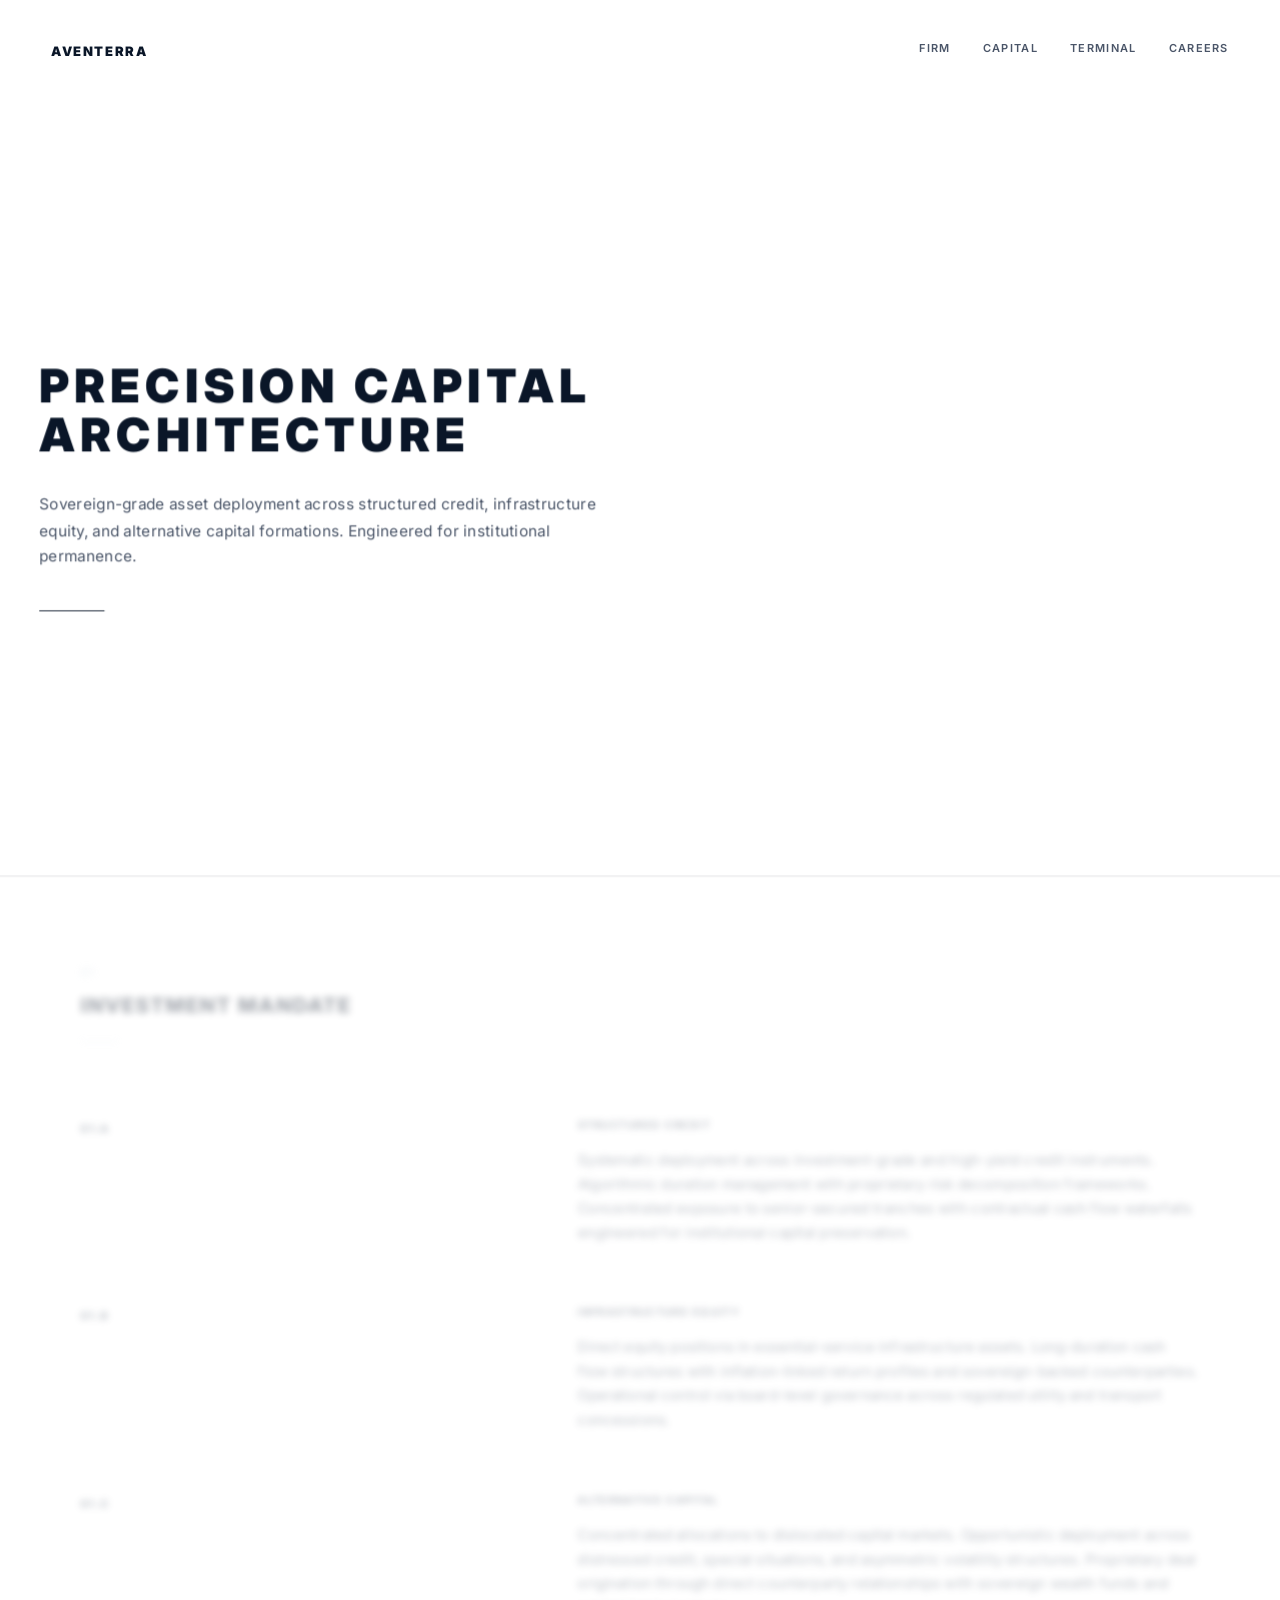
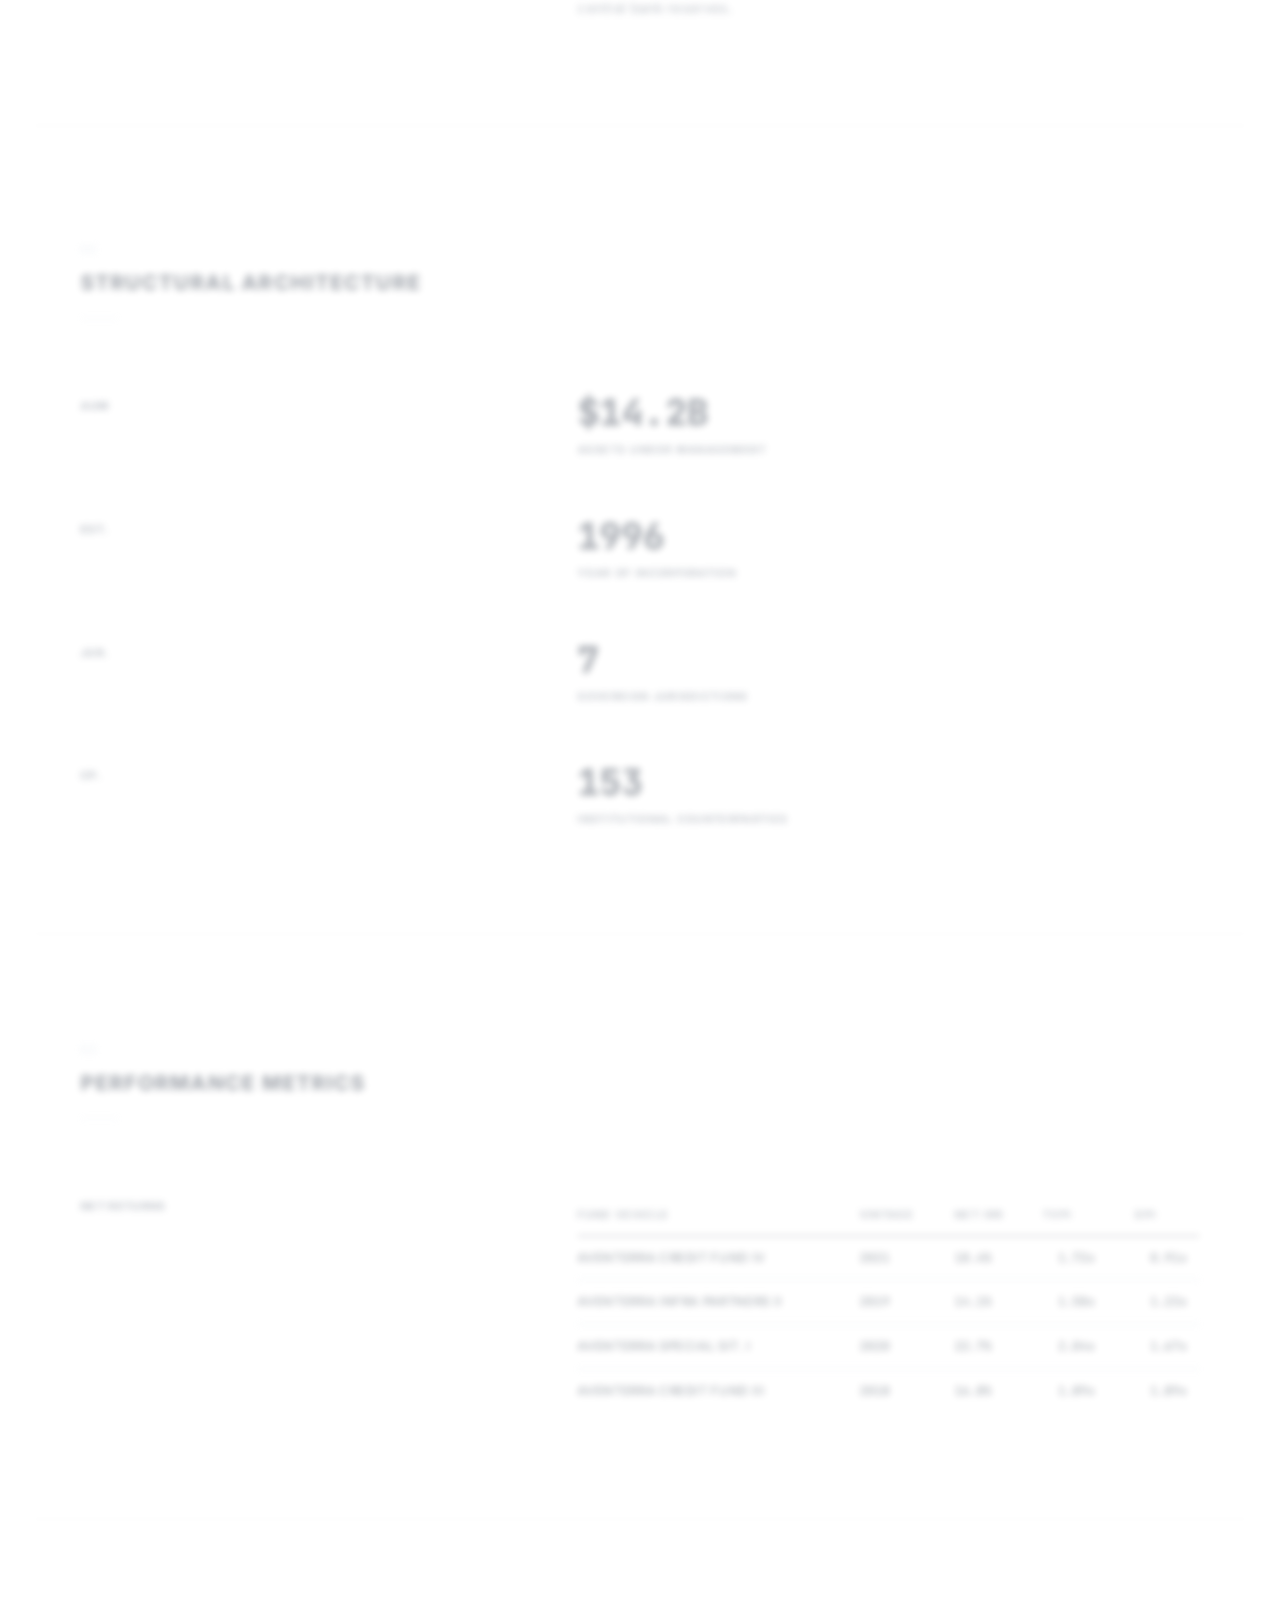
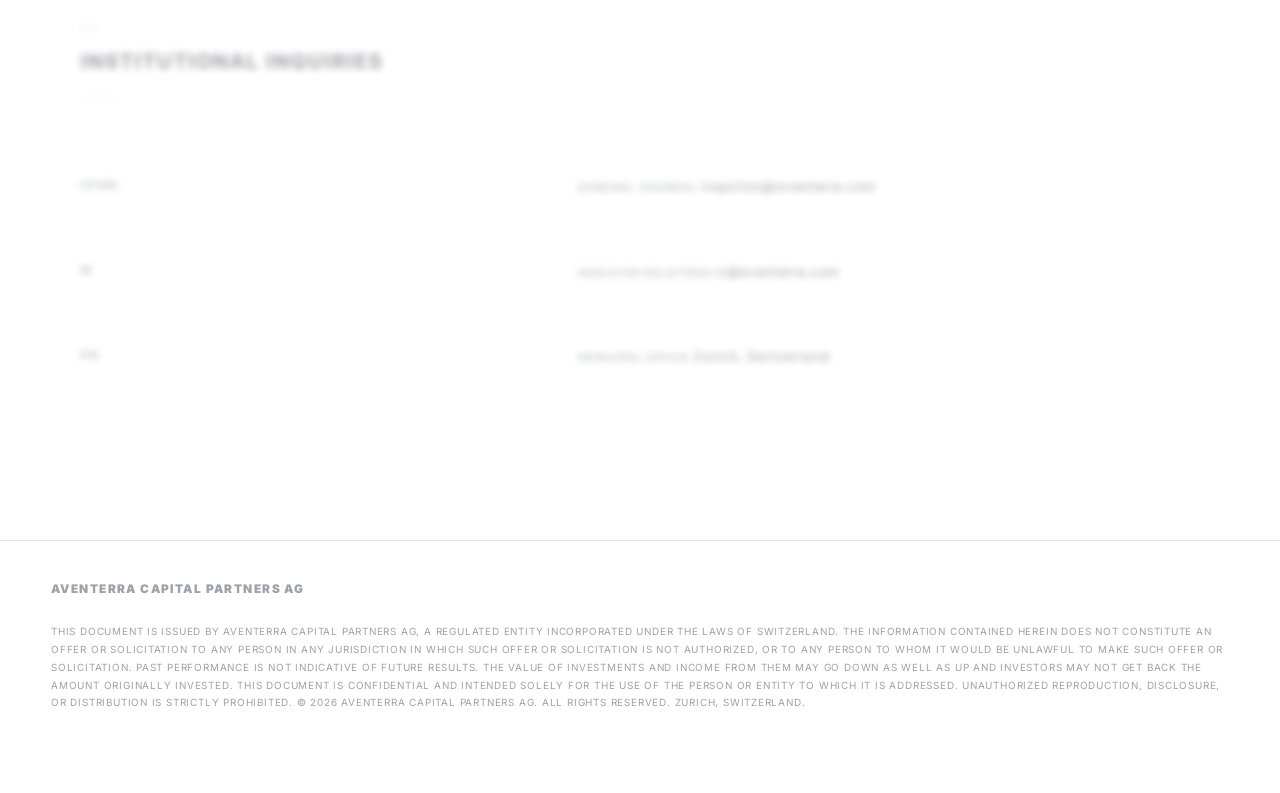
<file: mission.html>
<!DOCTYPE html>
<html lang="en">
<head>
    <meta charset="UTF-8">
    <meta name="viewport" content="width=device-width, initial-scale=1.0">
    <meta name="description" content="Aventerra — Institutional-grade financial architecture. Precision capital deployment across sovereign and alternative asset classes.">
    <title>Aventerra | Institutional Capital Architecture</title>

    <!-- Typeface: Inter — Geometric, High-Density Sans-Serif -->
    <!-- Typeface: JetBrains Mono — Quantitative Monospace -->
    <link rel="preconnect" href="https://fonts.googleapis.com">
    <link rel="preconnect" href="https://fonts.gstatic.com" crossorigin>
    <link href="https://fonts.googleapis.com/css2?family=Inter:wght@300;400;500;600;700;800;900&family=JetBrains+Mono:wght@400;500;600;700;800&display=swap" rel="stylesheet">

    <!-- Style Matrix Orchestrator -->
    <link rel="stylesheet" href="css/main.css">

    <!-- Kinematic Node Transitioning (Directive XIX) -->
    <style>.kinematic-loading body { opacity: 0 !important; }</style>
    <script>document.documentElement.classList.add('kinematic-loading');</script>
</head>
<body>

    <!-- SENTINEL: 0px element at y=0 (Directive X) -->
    <div id="av-sentinel" aria-hidden="true" style="position:absolute;top:0;left:0;width:1px;height:0;pointer-events:none;"></div>

    <!-- RENDERING CONTAINER -->
    <div class="rendering-container">

        <!-- INSTITUTIONAL HEADER — Sticky at y=0 -->
        <header class="av-header" id="av-header">
            <a href="index.html" class="av-header__mark">AVENTERRA</a>
            <nav class="av-header__nav" id="av-nav" aria-label="Primary navigation">
                <a href="index.html" class="av-header__link av-nav-link">FIRM</a>
                <a href="capital.html" class="av-header__link av-nav-link">CAPITAL</a>
                <a href="terminal.html" class="av-header__link av-nav-link">TERMINAL</a>
                <a href="careers.html" class="av-header__link av-nav-link">CAREERS</a>
            </nav>
        </header>

        <!-- HERO — PRIMARY HIERARCHICAL NODE -->
        <section class="av-hero" id="av-hero">
            <div class="av-hero__content av-reveal">
                <h1 class="av-hero__title">PRECISION CAPITAL<br>ARCHITECTURE</h1>
                <p class="av-hero__subtitle">Sovereign-grade asset deployment across structured credit, infrastructure equity, and alternative capital formations. Engineered for institutional permanence.</p>
                <div class="av-hero__rule"></div>
            </div>
        </section>

        <!-- ═══════════════════════════════════════════════════════════ -->
        <!-- MANDATE SECTION                                            -->
        <!-- ═══════════════════════════════════════════════════════════ -->
        <section class="av-section" id="mandate">
            <div class="av-section__header av-reveal">
                <span class="av-section__index">01</span>
                <h2 class="av-section__title">INVESTMENT MANDATE</h2>
                <div class="av-section__rule"></div>
            </div>
            <div class="av-section__body">

                <article class="structural-grid av-reveal" id="mandate-credit">
                    <div class="structural-grid__index">
                        <span class="structural-grid__index-title">01.A</span>
                    </div>
                    <div class="structural-grid__void"></div>
                    <div class="structural-grid__primary">
                        <span class="av-card__label">STRUCTURED CREDIT</span>
                        <p class="av-card__text">Systematic deployment across investment-grade and high-yield credit instruments. Algorithmic duration management with proprietary risk decomposition frameworks. Concentrated exposure to senior-secured tranches with contractual cash flow waterfalls engineered for institutional capital preservation.</p>
                    </div>
                </article>

                <article class="structural-grid av-reveal" id="mandate-infra">
                    <div class="structural-grid__index">
                        <span class="structural-grid__index-title">01.B</span>
                    </div>
                    <div class="structural-grid__void"></div>
                    <div class="structural-grid__primary">
                        <span class="av-card__label">INFRASTRUCTURE EQUITY</span>
                        <p class="av-card__text">Direct equity positions in essential-service infrastructure assets. Long-duration cash flow structures with inflation-linked return profiles and sovereign-backed counterparties. Operational control via board-level governance across regulated utility and transport concessions.</p>
                    </div>
                </article>

                <article class="structural-grid av-reveal" id="mandate-alt">
                    <div class="structural-grid__index">
                        <span class="structural-grid__index-title">01.C</span>
                    </div>
                    <div class="structural-grid__void"></div>
                    <div class="structural-grid__primary">
                        <span class="av-card__label">ALTERNATIVE CAPITAL</span>
                        <p class="av-card__text">Concentrated allocations to dislocated capital markets. Opportunistic deployment across distressed credit, special situations, and asymmetric volatility structures. Proprietary deal origination through direct counterparty relationships with sovereign wealth funds and central bank reserves.</p>
                    </div>
                </article>

            </div>
        </section>

        <!-- ═══════════════════════════════════════════════════════════ -->
        <!-- ARCHITECTURE — Kinematic flux on metric values             -->
        <!-- data-flux-target drives Directive XII locked kinematics    -->
        <!-- ═══════════════════════════════════════════════════════════ -->
        <section class="av-section" id="architecture">
            <div class="av-section__header av-reveal">
                <span class="av-section__index">02</span>
                <h2 class="av-section__title">STRUCTURAL ARCHITECTURE</h2>
                <div class="av-section__rule"></div>
            </div>
            <div class="av-section__body">

                <article class="structural-grid av-reveal" id="arch-aum">
                    <div class="structural-grid__index">
                        <span class="structural-grid__index-title">AUM</span>
                    </div>
                    <div class="structural-grid__void"></div>
                    <div class="structural-grid__primary">
                        <span class="av-metric-block__value av-numeric av-flux" data-flux-target="$14.2B">$00.0B</span>
                        <span class="av-metric-block__label">ASSETS UNDER MANAGEMENT</span>
                    </div>
                </article>

                <article class="structural-grid av-reveal" id="arch-vintage">
                    <div class="structural-grid__index">
                        <span class="structural-grid__index-title">EST.</span>
                    </div>
                    <div class="structural-grid__void"></div>
                    <div class="structural-grid__primary">
                        <span class="av-metric-block__value av-numeric av-flux" data-flux-target="1996">0000</span>
                        <span class="av-metric-block__label">YEAR OF INCORPORATION</span>
                    </div>
                </article>

                <article class="structural-grid av-reveal" id="arch-jurisdictions">
                    <div class="structural-grid__index">
                        <span class="structural-grid__index-title">JUR.</span>
                    </div>
                    <div class="structural-grid__void"></div>
                    <div class="structural-grid__primary">
                        <span class="av-metric-block__value av-numeric av-flux" data-flux-target="7">0</span>
                        <span class="av-metric-block__label">SOVEREIGN JURISDICTIONS</span>
                    </div>
                </article>

                <article class="structural-grid av-reveal" id="arch-counterparties">
                    <div class="structural-grid__index">
                        <span class="structural-grid__index-title">CP.</span>
                    </div>
                    <div class="structural-grid__void"></div>
                    <div class="structural-grid__primary">
                        <span class="av-metric-block__value av-numeric av-flux" data-flux-target="142">000</span>
                        <span class="av-metric-block__label">INSTITUTIONAL COUNTERPARTIES</span>
                    </div>
                </article>

            </div>
        </section>

        <!-- ═══════════════════════════════════════════════════════════ -->
        <!-- METRICS — Bipartite decimal anchoring (Directive XI)       -->
        <!-- Integer and fractional components split into discrete cells -->
        <!-- ═══════════════════════════════════════════════════════════ -->
        <section class="av-section" id="metrics">
            <div class="av-section__header av-reveal">
                <span class="av-section__index">03</span>
                <h2 class="av-section__title">PERFORMANCE METRICS</h2>
                <div class="av-section__rule"></div>
            </div>
            <div class="av-section__body">

                <article class="structural-grid av-reveal" id="metrics-table-block">
                    <div class="structural-grid__index">
                        <span class="structural-grid__index-title">NET RETURNS</span>
                    </div>
                    <div class="structural-grid__void"></div>
                    <div class="structural-grid__primary">
                        <table class="av-table" id="av-performance-table">
                            <thead>
                                <tr>
                                    <th class="av-table__th">FUND VEHICLE</th>
                                    <th class="av-table__th">VINTAGE</th>
                                    <th class="av-table__th">NET IRR</th>
                                    <th class="av-table__th">TVPI</th>
                                    <th class="av-table__th">DPI</th>
                                </tr>
                            </thead>
                            <tbody>
                                <tr class="av-table__row">
                                    <td class="av-table__td">AVENTERRA CREDIT FUND IV</td>
                                    <td class="av-table__td av-table__td--numeric av-numeric">2021</td>
                                    <td class="av-table__td av-table__td--numeric"><span class="av-bipartite"><span class="av-bipartite__integer">18</span><span class="av-bipartite__decimal">.</span><span class="av-bipartite__fraction">4%</span></span></td>
                                    <td class="av-table__td av-table__td--numeric"><span class="av-bipartite"><span class="av-bipartite__integer">1</span><span class="av-bipartite__decimal">.</span><span class="av-bipartite__fraction">72x</span></span></td>
                                    <td class="av-table__td av-table__td--numeric"><span class="av-bipartite"><span class="av-bipartite__integer">0</span><span class="av-bipartite__decimal">.</span><span class="av-bipartite__fraction">91x</span></span></td>
                                </tr>
                                <tr class="av-table__row">
                                    <td class="av-table__td">AVENTERRA INFRA PARTNERS II</td>
                                    <td class="av-table__td av-table__td--numeric av-numeric">2019</td>
                                    <td class="av-table__td av-table__td--numeric"><span class="av-bipartite"><span class="av-bipartite__integer">14</span><span class="av-bipartite__decimal">.</span><span class="av-bipartite__fraction">1%</span></span></td>
                                    <td class="av-table__td av-table__td--numeric"><span class="av-bipartite"><span class="av-bipartite__integer">1</span><span class="av-bipartite__decimal">.</span><span class="av-bipartite__fraction">58x</span></span></td>
                                    <td class="av-table__td av-table__td--numeric"><span class="av-bipartite"><span class="av-bipartite__integer">1</span><span class="av-bipartite__decimal">.</span><span class="av-bipartite__fraction">23x</span></span></td>
                                </tr>
                                <tr class="av-table__row">
                                    <td class="av-table__td">AVENTERRA SPECIAL SIT. I</td>
                                    <td class="av-table__td av-table__td--numeric av-numeric">2020</td>
                                    <td class="av-table__td av-table__td--numeric"><span class="av-bipartite"><span class="av-bipartite__integer">22</span><span class="av-bipartite__decimal">.</span><span class="av-bipartite__fraction">7%</span></span></td>
                                    <td class="av-table__td av-table__td--numeric"><span class="av-bipartite"><span class="av-bipartite__integer">2</span><span class="av-bipartite__decimal">.</span><span class="av-bipartite__fraction">04x</span></span></td>
                                    <td class="av-table__td av-table__td--numeric"><span class="av-bipartite"><span class="av-bipartite__integer">1</span><span class="av-bipartite__decimal">.</span><span class="av-bipartite__fraction">67x</span></span></td>
                                </tr>
                                <tr class="av-table__row">
                                    <td class="av-table__td">AVENTERRA CREDIT FUND III</td>
                                    <td class="av-table__td av-table__td--numeric av-numeric">2018</td>
                                    <td class="av-table__td av-table__td--numeric"><span class="av-bipartite"><span class="av-bipartite__integer">16</span><span class="av-bipartite__decimal">.</span><span class="av-bipartite__fraction">8%</span></span></td>
                                    <td class="av-table__td av-table__td--numeric"><span class="av-bipartite"><span class="av-bipartite__integer">1</span><span class="av-bipartite__decimal">.</span><span class="av-bipartite__fraction">89x</span></span></td>
                                    <td class="av-table__td av-table__td--numeric"><span class="av-bipartite"><span class="av-bipartite__integer">1</span><span class="av-bipartite__decimal">.</span><span class="av-bipartite__fraction">89x</span></span></td>
                                </tr>
                            </tbody>
                        </table>
                    </div>
                </article>

            </div>
        </section>

        <!-- ═══════════════════════════════════════════════════════════ -->
        <!-- CONTACT SECTION                                            -->
        <!-- ═══════════════════════════════════════════════════════════ -->
        <section class="av-section av-section--terminal" id="contact">
            <div class="av-section__header av-reveal">
                <span class="av-section__index">04</span>
                <h2 class="av-section__title">INSTITUTIONAL INQUIRIES</h2>
                <div class="av-section__rule"></div>
            </div>
            <div class="av-section__body">

                <article class="structural-grid av-reveal" id="contact-counsel">
                    <div class="structural-grid__index">
                        <span class="structural-grid__index-title">LEGAL</span>
                    </div>
                    <div class="structural-grid__void"></div>
                    <div class="structural-grid__primary">
                        <span class="av-contact-block__label">GENERAL COUNSEL</span>
                        <span class="av-contact-block__value">inquiries@aventerra.com</span>
                    </div>
                </article>

                <article class="structural-grid av-reveal" id="contact-ir">
                    <div class="structural-grid__index">
                        <span class="structural-grid__index-title">IR</span>
                    </div>
                    <div class="structural-grid__void"></div>
                    <div class="structural-grid__primary">
                        <span class="av-contact-block__label">INVESTOR RELATIONS</span>
                        <span class="av-contact-block__value">ir@aventerra.com</span>
                    </div>
                </article>

                <article class="structural-grid av-reveal" id="contact-office">
                    <div class="structural-grid__index">
                        <span class="structural-grid__index-title">HQ</span>
                    </div>
                    <div class="structural-grid__void"></div>
                    <div class="structural-grid__primary">
                        <span class="av-contact-block__label">PRINCIPAL OFFICE</span>
                        <span class="av-contact-block__value">Zurich, Switzerland</span>
                    </div>
                </article>

            </div>
        </section>

        <!-- ═══════════════════════════════════════════════════════════ -->
        <!-- THE BENTHIC ZONE — Legal Fortress (Directive XIV)          -->
        <!-- 12vw vertical trench. C_anchor at α = 0.4.                -->
        <!-- ═══════════════════════════════════════════════════════════ -->
        <footer class="av-footer" id="av-footer">
            <div class="av-footer__content av-reveal">
                <span class="av-footer__mark">AVENTERRA CAPITAL PARTNERS AG</span>
                <span class="av-footer__legal">This document is issued by Aventerra Capital Partners AG, a regulated entity incorporated under the laws of Switzerland. The information contained herein does not constitute an offer or solicitation to any person in any jurisdiction in which such offer or solicitation is not authorized, or to any person to whom it would be unlawful to make such offer or solicitation. Past performance is not indicative of future results. The value of investments and income from them may go down as well as up and investors may not get back the amount originally invested. This document is confidential and intended solely for the use of the person or entity to which it is addressed. Unauthorized reproduction, disclosure, or distribution is strictly prohibited. © 2026 Aventerra Capital Partners AG. All rights reserved. Zurich, Switzerland.</span>
            </div>
        </footer>

    </div>

    <!-- Logic Sub-Directory: State & Kinematic Functions -->
    <script src="js/observer.js"></script>
    <script src="js/kinematics.js"></script>
    <script src="js/transitions.js"></script>
    <script src="js/focal.js"></script>

</body>
</html>
</file>
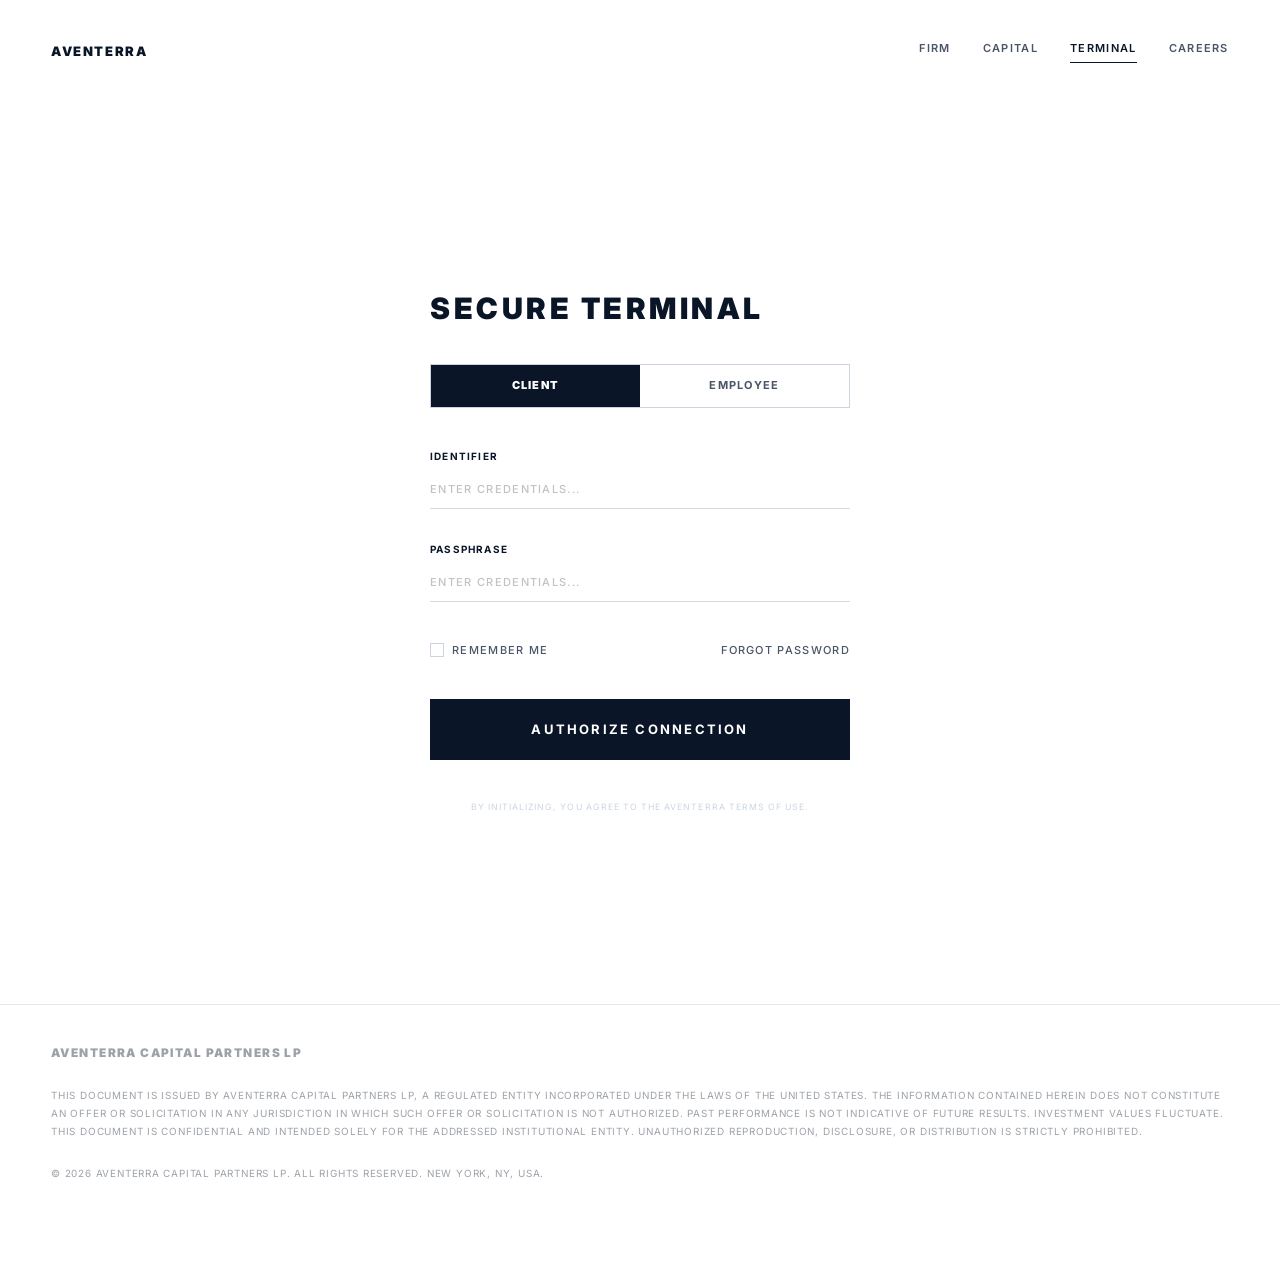
<file: terminal.html>
<!DOCTYPE html>
<html lang="en">

<head>
    <meta charset="UTF-8">
    <meta name="viewport" content="width=device-width, initial-scale=1.0">
    <meta name="description" content="Aventerra — Bifurcated Access Terminal. Secure institutional login.">
    <title>Aventerra | Terminal</title>

    <!-- TAB SIGIL — Phase XXIII (Directive III) -->
    <link rel="icon" type="image/png" sizes="32x32" href="favicon-32x32.png">
    <link rel="icon" type="image/png" sizes="16x16" href="favicon-16x16.png">
    <link rel="apple-touch-icon" sizes="180x180" href="favicon-180x180.png">

    <link rel="preconnect" href="https://fonts.googleapis.com">
    <link rel="preconnect" href="https://fonts.gstatic.com" crossorigin>
    <link
        href="https://fonts.googleapis.com/css2?family=Inter:wght@300;400;500;600;700;800;900&family=JetBrains+Mono:wght@400;500;600;700;800&display=swap"
        rel="stylesheet">

    <!-- Style Matrix Orchestrator -->
    <link rel="stylesheet" href="css/main.css">

    <!-- Kinematic Node Transitioning (Directive XIX) -->
    <style>
        .kinematic-loading body {
            opacity: 0 !important;
        }
    </style>
    <script>document.documentElement.classList.add('kinematic-loading');</script>
</head>

<body>

    <!-- SENTINEL -->
    <div id="av-sentinel" aria-hidden="true"
        style="position:absolute;top:0;left:0;width:1px;height:0;pointer-events:none;"></div>

    <div class="rendering-container">

        <header class="av-header" id="av-header">
            <a href="index.html" class="av-header__mark">AVENTERRA</a>
            <nav class="av-header__nav" id="av-nav" aria-label="Primary navigation">
                <a href="index.html" class="av-header__link av-nav-link">FIRM</a>
                <a href="capital.html" class="av-header__link av-nav-link">CAPITAL</a>
                <a href="terminal.html" class="av-header__link av-nav-link active">TERMINAL</a>
                <a href="careers.html" class="av-header__link av-nav-link">CAREERS</a>
            </nav>
        </header>

        <!-- ═══════════════════════════════════════════════════════════ -->
        <!-- BIFURCATED ACCESS TERMINAL (Phase X)                       -->
        <!-- Full-viewport white void. Centered login matrix.           -->
        <!-- Zero footers. Zero indexes. Zero background artifacts.     -->
        <!-- ═══════════════════════════════════════════════════════════ -->
        <div class="av-terminal-void">

            <!-- Directive VI: The entire matrix sweeps into existence -->
            <div class="av-terminal av-sweep-reveal" style="--cascade-idx: 0;">

                <!-- Directive I: Macro Anchor Title -->
                <h2 class="av-terminal__title">SECURE TERMINAL</h2>

                <!-- Directive II: Mechanical Rectilinear Slider -->
                <div class="av-terminal__slider" id="av-slider" role="tablist">
                    <div class="av-terminal__slider-block"></div>
                    <button class="av-terminal__slider-label av-terminal__slider-label--active" role="tab"
                        aria-selected="true" id="tab-capital" aria-controls="panel-capital"
                        type="button">CLIENT</button>
                    <button class="av-terminal__slider-label" role="tab" aria-selected="false" id="tab-syndicate"
                        aria-controls="panel-syndicate" type="button">EMPLOYEE</button>
                </div>

                <!-- Panel: Client (Institutional Capital) -->
                <form class="av-terminal__panel" id="panel-capital" role="tabpanel" aria-labelledby="tab-capital"
                    onsubmit="return false;">

                    <!-- Directive III: Labeled Input Matrix -->
                    <div class="av-terminal__field">
                        <div class="av-terminal__input-group">
                            <label class="av-terminal__label" for="capital-username">IDENTIFIER</label>
                            <input class="av-terminal__input" type="text" id="capital-username"
                                placeholder="Enter Credentials..." autocomplete="username" spellcheck="false">
                        </div>
                        <div class="av-terminal__input-group">
                            <label class="av-terminal__label" for="capital-passphrase">PASSPHRASE</label>
                            <input class="av-terminal__input" type="password" id="capital-passphrase"
                                placeholder="Enter Credentials..." autocomplete="current-password">
                        </div>
                    </div>

                    <!-- Directive IV: Utility Vectors -->
                    <div class="av-terminal__utilities">
                        <label class="av-terminal__remember">
                            <input type="checkbox" class="av-terminal__checkbox-native" id="capital-remember">
                            <span class="av-terminal__checkbox"></span>
                            <span class="av-terminal__utility-label">REMEMBER ME</span>
                        </label>
                        <button class="av-terminal__forgot" type="button">FORGOT PASSWORD</button>
                    </div>

                    <!-- Directive V: Execution Gateway -->
                    <button class="av-terminal__submit" type="submit">AUTHORIZE CONNECTION</button>

                    <!-- Terms Baseplate -->
                    <span class="av-terminal__terms">BY INITIALIZING, YOU AGREE TO THE AVENTERRA TERMS OF USE.</span>

                </form>

                <!-- Panel: Employee (Internal Syndicate) -->
                <form class="av-terminal__panel av-terminal__panel--hidden" id="panel-syndicate" role="tabpanel"
                    aria-labelledby="tab-syndicate" onsubmit="return false;">

                    <div class="av-terminal__field">
                        <div class="av-terminal__input-group">
                            <label class="av-terminal__label" for="syndicate-username">IDENTIFIER</label>
                            <input class="av-terminal__input" type="text" id="syndicate-username"
                                placeholder="Enter Credentials..." autocomplete="username" spellcheck="false">
                        </div>
                        <div class="av-terminal__input-group">
                            <label class="av-terminal__label" for="syndicate-passphrase">PASSPHRASE</label>
                            <input class="av-terminal__input" type="password" id="syndicate-passphrase"
                                placeholder="Enter Credentials..." autocomplete="current-password">
                        </div>
                    </div>

                    <div class="av-terminal__utilities">
                        <label class="av-terminal__remember">
                            <input type="checkbox" class="av-terminal__checkbox-native" id="syndicate-remember">
                            <span class="av-terminal__checkbox"></span>
                            <span class="av-terminal__utility-label">REMEMBER ME</span>
                        </label>
                        <button class="av-terminal__forgot" type="button">FORGOT PASSWORD</button>
                    </div>

                    <button class="av-terminal__submit" type="submit">AUTHORIZE CONNECTION</button>

                    <span class="av-terminal__terms">BY INITIALIZING, YOU AGREE TO THE AVENTERRA TERMS OF USE.</span>

                </form>

            </div>

            <!-- ═══════════════════════════════════════════════════════ -->
            <!-- LOCKDOWN OVERLAY (Phase X.C)                           -->
            <!-- ═══════════════════════════════════════════════════════ -->
            <div class="av-lockdown" id="av-lockdown" aria-live="assertive">
                <div class="av-lockdown__line"></div>
                <div class="av-lockdown__insignia">
                    <svg width="48" height="48" viewBox="0 0 48 48" fill="none" xmlns="http://www.w3.org/2000/svg"
                        aria-hidden="true">
                        <circle cx="24" cy="24" r="22" stroke="#0A1628" stroke-width="1" />
                        <line x1="8.4" y1="39.6" x2="39.6" y2="8.4" stroke="#0A1628" stroke-width="1" />
                    </svg>
                </div>
                <span class="av-lockdown__decree">ACCESS DENIED. TERMINAL RESTRICTED TO VERIFIED CAPITAL AND ACTIVE
                    SYNDICATE.</span>
            </div>

        </div>

        <!-- THE BENTHIC ZONE — Legal Fortress (Directive XIV) -->
        <footer class="av-footer" id="av-footer">
            <div class="av-footer__content av-reveal">
                <span class="av-footer__mark">AVENTERRA CAPITAL PARTNERS LP</span>
                <span class="av-footer__legal">This document is issued by Aventerra Capital Partners LP, a regulated entity incorporated under the laws of the United States. The information contained herein does not constitute an offer or solicitation in any jurisdiction in which such offer or solicitation is not authorized. Past performance is not indicative of future results. Investment values fluctuate. This document is confidential and intended solely for the addressed institutional entity. Unauthorized reproduction, disclosure, or distribution is strictly prohibited.</span>
                <span class="av-footer__legal">© 2026 Aventerra Capital Partners LP. All rights reserved. New York, NY, USA.</span>
            </div>
        </footer>

    </div>

    <!-- Logic Sub-Directory: State & Kinematic Functions -->
    <script src="js/observer.js"></script>
    <script src="js/kinematics.js"></script>
    <script src="js/transitions.js"></script>
    <script src="js/focal.js"></script>

    <!-- Terminal State: Sweep, Slider, & Lockdown Protocol -->
    <script>
        (function () {
            'use strict';

            var terminal = document.querySelector('.av-terminal.av-sweep-reveal');
            var lockdown = document.getElementById('av-lockdown');
            var lockdownActive = false;

            /* ─── Initial Sweep: Fire immediately on load ─── */
            if (terminal) {
                requestAnimationFrame(function () {
                    requestAnimationFrame(function () {
                        terminal.classList.add('av-sweep-reveal--visible');
                    });
                });
            }

            /* ─── Mechanical Slider Logic ─── */
            var slider = document.getElementById('av-slider');
            var labels = slider.querySelectorAll('.av-terminal__slider-label');
            var panels = document.querySelectorAll('.av-terminal__panel');

            labels.forEach(function (label) {
                label.addEventListener('click', function () {
                    if (lockdownActive) return;
                    var targetId = label.getAttribute('aria-controls');
                    var isRight = label === labels[1];

                    if (isRight) {
                        slider.classList.add('av-terminal__slider--right');
                    } else {
                        slider.classList.remove('av-terminal__slider--right');
                    }

                    labels.forEach(function (l) {
                        l.classList.remove('av-terminal__slider-label--active');
                        l.setAttribute('aria-selected', 'false');
                    });
                    label.classList.add('av-terminal__slider-label--active');
                    label.setAttribute('aria-selected', 'true');

                    panels.forEach(function (p) {
                        if (p.id === targetId) {
                            p.classList.remove('av-terminal__panel--hidden');
                        } else {
                            p.classList.add('av-terminal__panel--hidden');
                        }
                    });
                });
            });

            /* ═══════════════════════════════════════════════════════════════
               ABSOLUTE LOCKDOWN PROTOCOL (Phase X.C)
               
               Annihilate form (0ms) → Geometric strike draws →
               ⊘ insignia fades (800ms) → Decree delivered →
               4000ms silence → Retraction → Terminal re-sweeps.
               ═══════════════════════════════════════════════════════════════ */

            function executeLockdown() {
                if (lockdownActive) return;
                lockdownActive = true;

                // PHASE 1: Annihilate the terminal (0ms — instant)
                terminal.classList.add('av-terminal--annihilated');

                // PHASE 2: Activate the lockdown overlay
                // The line draws, insignia fades at 400ms delay,
                // decree fades at 600ms delay (all via CSS)
                requestAnimationFrame(function () {
                    lockdown.classList.add('av-lockdown--active');
                });

                // PHASE 3: 4000ms absolute silence
                setTimeout(function () {

                    // PHASE 4: Retract — deactivate lockdown
                    lockdown.classList.remove('av-lockdown--active');

                    // Wait for retraction transitions to complete (~800ms)
                    setTimeout(function () {

                        // Purge all input fields across both panels
                        document.querySelectorAll('.av-terminal__input').forEach(function (input) {
                            input.value = '';
                        });

                        // PHASE 5: Re-initialize terminal sweep
                        terminal.classList.remove('av-terminal--annihilated');
                        terminal.classList.remove('av-sweep-reveal--visible');

                        // Force reflow so the pre-render clip-path is painted
                        void terminal.offsetWidth;

                        // Re-sweep: bank-vault rise from the void
                        requestAnimationFrame(function () {
                            requestAnimationFrame(function () {
                                terminal.classList.add('av-sweep-reveal--visible');
                                lockdownActive = false;
                            });
                        });

                    }, 800);

                }, 4000);
            }

            // Wire AUTHORIZE CONNECTION buttons
            document.querySelectorAll('.av-terminal__submit').forEach(function (btn) {
                btn.addEventListener('click', function (e) {
                    e.preventDefault();
                    executeLockdown();
                });
            });

            // Wire FORGOT PASSWORD buttons
            document.querySelectorAll('.av-terminal__forgot').forEach(function (btn) {
                btn.addEventListener('click', function (e) {
                    e.preventDefault();
                    executeLockdown();
                });
            });
        })();
    </script>

</body>

</html>
</file>
<file: css/main.css>
/* ═══════════════════════════════════════════════════════════════════════
   MASTER IMPORT ORCHESTRATOR
   
   Strict import order enforces dependency resolution:
   1. Variables  → Axiomatic constants (no dependencies)
   2. Reset      → Topological flatness (depends on variables)
   3. Typography → Weight & tracking system (depends on variables)
   4. Layout     → Structural grid & kinematics (depends on all above)
   ═══════════════════════════════════════════════════════════════════════ */

@import url('variables.css');
@import url('reset.css');
@import url('typography.css');
@import url('layout.css');
</file>
